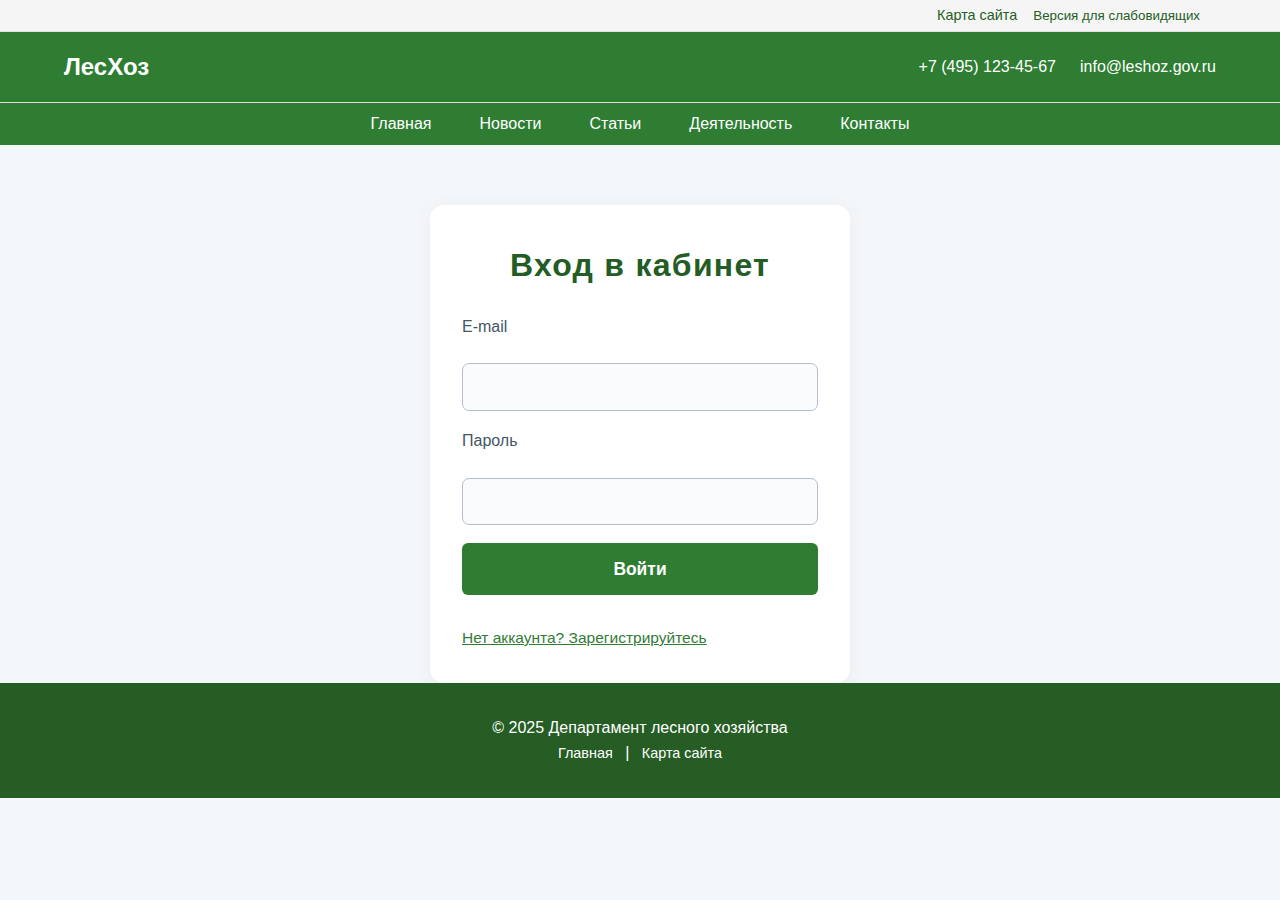
<file: admin-users.html>
<!DOCTYPE html>
<html lang="ru">
<head>
  <link rel="icon" type="image/svg+xml" href="img/favicon.png">
  <meta charset="UTF-8">
  <title>Пользователи (админ)</title>
  <meta name="viewport" content="width=device-width, initial-scale=1">
  <link rel="stylesheet" href="css/style.css">
  <link rel="stylesheet" href="css/account.css">
</head>
<body>
    <!-- Верхняя панель -->
    <div class="top-bar">
      <div class="container top-bar-container">
        <a href="sitemap.html">Карта сайта</a>
        <button class="top-bar-btn" id="accessibilityToggleTop" aria-pressed="false" aria-label="Включить версию для слабовидящих">Версия для слабовидящих</button>
        <span id="profile-nav"></span>
      </div>
    </div>
  <!--Основная шапка -->
 <header class="site-header">
  <div class="container header-container">
    <a href="index.html" class="logo">ЛесХоз</a>

    <!-- Контакты в шапке -->
    <div class="contacts-top">
      <span class="contact-phone">+7 (495) 123-45-67</span>
      <span class="contact-email">
        <a href="mailto:info@leshoz.gov.ru">info@leshoz.gov.ru</a>
      </span>
    </div>

    <!-- Бургер -->
    <button class="nav-toggle" aria-label="Открыть меню" id="navToggle">
      <span class="hamburger"></span>
    </button>
  </div>
</header>

<!-- Навигация под шапкой -->
<nav class="main-nav closed" id="mainNav">
  <!-- <div class="container"> -->
    <ul class="nav-list">
      <li><a href="index.html">Главная</a></li>
      <li><a href="index.html#news">Новости</a></li>
      <li><a href="index.html#articles">Статьи</a></li>

      <li class="dropdown">
        <a href="404.html" class="dropdown-btn">Деятельность</a>
        <ul class="dropdown-content">
          <li><a href="404.html">Планы работ</a></li>
          <li><a href="404.html">Лесные аукционы</a></li>
          <li><a href="404.html">Школьные и студенческие лесничества</a></li>
          <li><a href="404.html">Отчёты и доклады о деятельности</a></li>
        </ul>
      </li>

      <li><a href="index.html#contacts">Контакты</a></li>
    </ul>
  <!-- </div> -->
</nav>
  <div class="admin-container">
    <h1>Пользователи сайта</h1>
    <table id="users-table">
      <!-- js заполнит -->
    </table>

    <h2>Создать нового пользователя</h2>
    <form id="create-user-form">
      <label>ФИО:
        <input name="fullname" required>
      </label>
      <label>Email:
        <input type="email" name="email" required>
      </label>
      <label>Пароль:
        <input type="password" name="password" required>
      </label>
      <label>Роль:
        <select name="role">
          <option value="user">Пользователь</option>
          <option value="staff">Сотрудник</option>
          <option value="moderator">Модератор</option>
          <option value="admin">Администратор</option>
        </select>
      </label>
      <button type="submit">Создать</button>
    </form>
    <div id="admin-msg"></div>
    <button id="logout-btn">Выйти</button>
  </div>

  <footer class="site-footer">
    <div class="container footer-container">
      <p>© 2025 Департамент лесного хозяйства</p>
      <p>
        <a href="index.html">Главная</a> |
        <a href="sitemap.html">Карта сайта</a>
      </p>
    </div>
  </footer>
  <script src="js/script.js"></script>
  <script src="js/admin-users.js"></script>
</body>
</html>
</file>
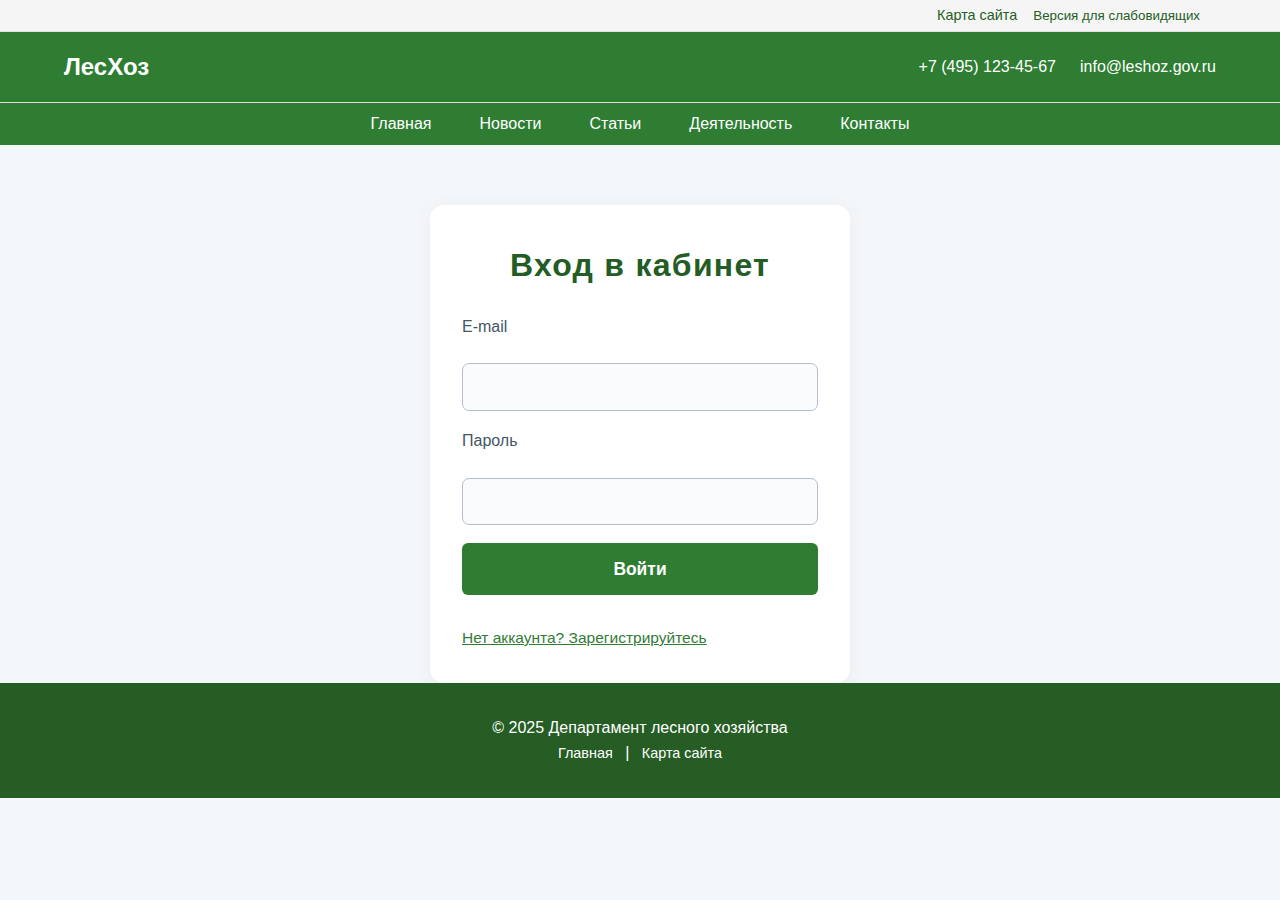
<file: login.html>
<!DOCTYPE html>
<html lang="ru">
<head>
  <link rel="icon" type="image/svg+xml" href="img/favicon.png">
  <meta charset="UTF-8">
  <title>Вход</title>
  <meta name="viewport" content="width=device-width, initial-scale=1">
  <link rel="stylesheet" href="css/style.css">
  <link rel="stylesheet" href="css/account.css">
</head>
<body class="account-body">
  <!-- Верхняя панель -->
  <div class="top-bar">
    <div class="container top-bar-container">
      <a href="sitemap.html">Карта сайта</a>
      <button class="top-bar-btn" id="accessibilityToggleTop" aria-pressed="false" aria-label="Включить версию для слабовидящих">Версия для слабовидящих</button>
      <span id="profile-nav"></span>
    </div>
  </div>

  <!-- ====== Основная шапка ====== -->
 <header class="site-header">
  <div class="container header-container">
    <a href="index.html" class="logo">ЛесХоз</a>

    <!-- Контакты в шапке -->
    <div class="contacts-top">
      <span class="contact-phone">+7 (495) 123-45-67</span>
      <span class="contact-email">
        <a href="mailto:info@leshoz.gov.ru">info@leshoz.gov.ru</a>
      </span>
    </div>

    <!-- Бургер -->
    <button class="nav-toggle" aria-label="Открыть меню" id="navToggle">
      <span class="hamburger"></span>
    </button>
  </div>
</header>

<!-- ====== Навигация под шапкой -->
<nav class="main-nav closed" id="mainNav">
  <!-- <div class="container"> -->
    <ul class="nav-list">
      <li><a href="index.html">Главная</a></li>
      <li><a href="index#news">Новости</a></li>
      <li><a href="index#articles">Статьи</a></li>

      <li class="dropdown">
        <a href="404.html" class="dropdown-btn">Деятельность</a>
        <ul class="dropdown-content">
          <li><a href="404.html">Планы работ</a></li>
          <li><a href="404.html">Лесные аукционы</a></li>
          <li><a href="404.html">Школьные и студенческие лесничества</a></li>
          <li><a href="404.html">Отчёты и доклады о деятельности</a></li>
        </ul>
      </li>

      <li><a href="index#contacts">Контакты</a></li>
    </ul>
  <!-- </div> -->
</nav>

  <div class="account-container">
    <div class="account-title">Вход в кабинет</div>
    <form class="account-form" id="login-form" autocomplete="on">
      <label for="login-email">E-mail</label>
      <input type="email" id="login-email" name="email" required>

      <label for="login-password">Пароль</label>
      <input type="password" id="login-password" name="password" required>

      <button type="submit" class="account-btn">Войти</button>
      <a href="register.html" class="form-link">Нет аккаунта? Зарегистрируйтесь</a>
    </form>
    <div id="login-msg"></div>
  </div>

  <footer class="site-footer">
    <div class="container footer-container">
      <p>© 2025 Департамент лесного хозяйства</p>
      <p>
        <a href="index.html">Главная</a> |
        <a href="sitemap.html">Карта сайта</a>
      </p>
    </div>
  </footer>
  <script src="js/script.js"></script>
  <script src="js/login.js"></script>
</body>
</html>
</file>
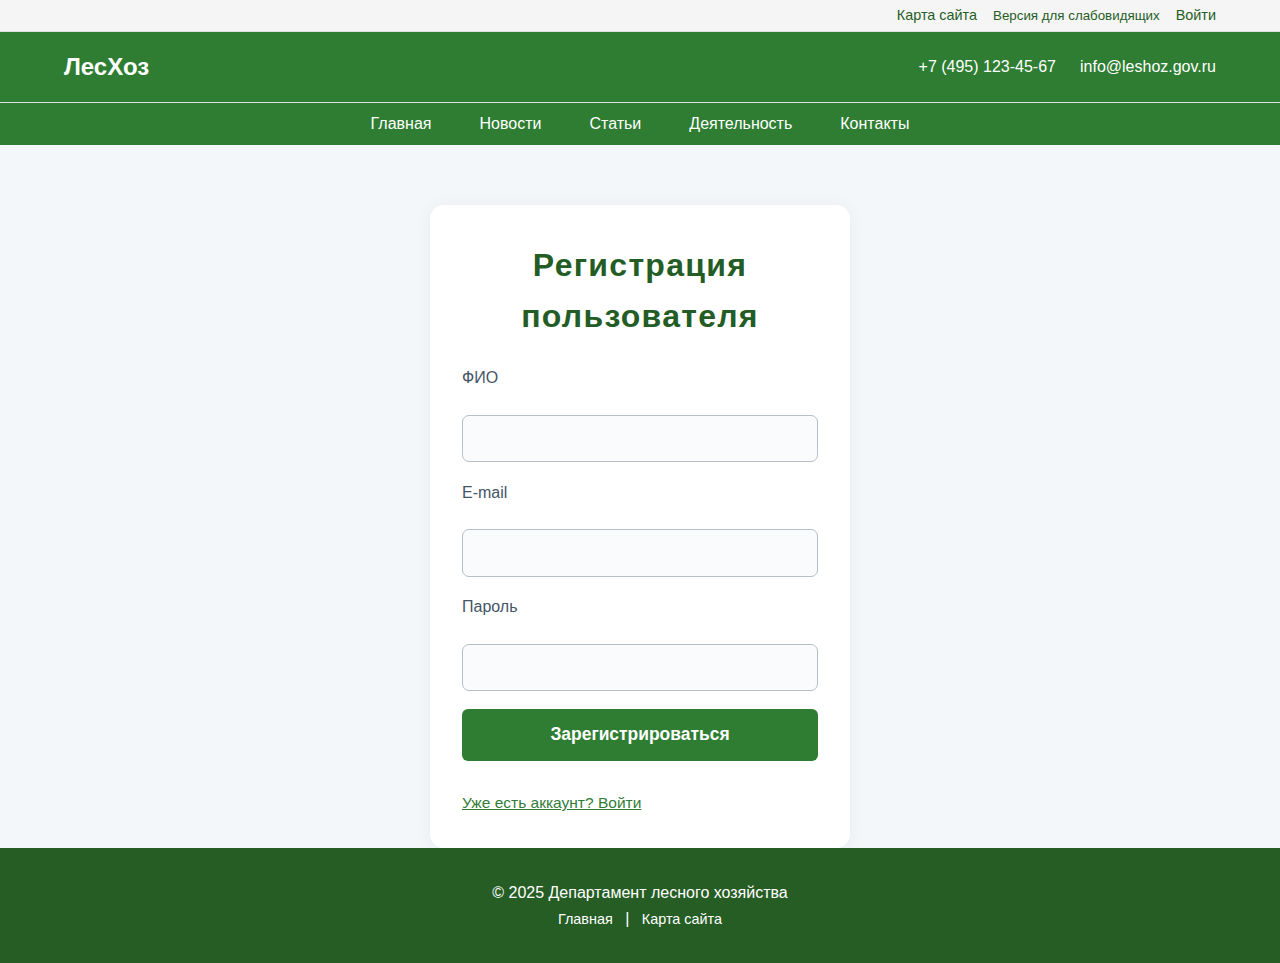
<file: register.html>
<!DOCTYPE html>
<html lang="ru">
<head>
  <link rel="icon" type="image/svg+xml" href="img/favicon.png">
  <meta charset="UTF-8">
  <title>Регистрация</title>
  <meta name="viewport" content="width=device-width, initial-scale=1">
  <link rel="stylesheet" href="css/style.css">
  <link rel="stylesheet" href="css/account.css">
</head>
<body class="account-body">
    <!-- Верхняя панель -->
    <div class="top-bar">
      <div class="container top-bar-container">
        <a href="sitemap.html">Карта сайта</a>
        <button class="top-bar-btn" id="accessibilityToggleTop" aria-pressed="false" aria-label="Включить версию для слабовидящих">Версия для слабовидящих</button>
        <a href="login.html">Войти</a>
      </div>
    </div>
  <!-- Основная шапка -->
 <header class="site-header">
  <div class="container header-container">
    <a href="index.html" class="logo">ЛесХоз</a>

    <!-- Контакты в шапке -->
    <div class="contacts-top">
      <span class="contact-phone">+7 (495) 123-45-67</span>
      <span class="contact-email">
        <a href="mailto:info@leshoz.gov.ru">info@leshoz.gov.ru</a>
      </span>
    </div>

    <!-- Бургер -->
    <button class="nav-toggle" aria-label="Открыть меню" id="navToggle">
      <span class="hamburger"></span>
    </button>
  </div>
</header>

<!-- Навигация под шапкой -->
<nav class="main-nav closed" id="mainNav">
  <!-- <div class="container"> -->
    <ul class="nav-list">
      <li><a href="index.html">Главная</a></li>
      <li><a href="index.html#news">Новости</a></li>
      <li><a href="index.html#articles">Статьи</a></li>

      <li class="dropdown">
        <a href="404.html" class="dropdown-btn">Деятельность</a>
        <ul class="dropdown-content">
          <li><a href="404.html">Планы работ</a></li>
          <li><a href="404.html">Лесные аукционы</a></li>
          <li><a href="404.html">Школьные и студенческие лесничества</a></li>
          <li><a href="404.html">Отчёты и доклады о деятельности</a></li>
        </ul>
      </li>

      <li><a href="index.html#contacts">Контакты</a></li>
    </ul>
  <!-- </div> -->
</nav>
  <div class="account-container">
    <div class="account-title">Регистрация пользователя</div>
    <form class="account-form" id="register-form" autocomplete="on">
      <label for="fullname">ФИО</label>
      <input type="text" id="fullname" name="fullname" required>

      <label for="register-email">E-mail</label>
      <input type="email" id="register-email" name="email" required>

      <label for="register-password">Пароль</label>
      <input type="password" id="register-password" name="password" required minlength="6">

      <button type="submit" class="account-btn">Зарегистрироваться</button>
      <a href="login.html" class="form-link">Уже есть аккаунт? Войти</a>
    </form>
    <div id="register-msg"></div>
  </div>

  <footer class="site-footer">
    <div class="container footer-container">
      <p>© 2025 Департамент лесного хозяйства</p>
      <p>
        <a href="index.html">Главная</a> |
        <a href="sitemap.html">Карта сайта</a>
      </p>
    </div>
  </footer>
  <script src="js/script.js"></script>
  <script src="js/register.js"></script>
</body>
</html>
</file>
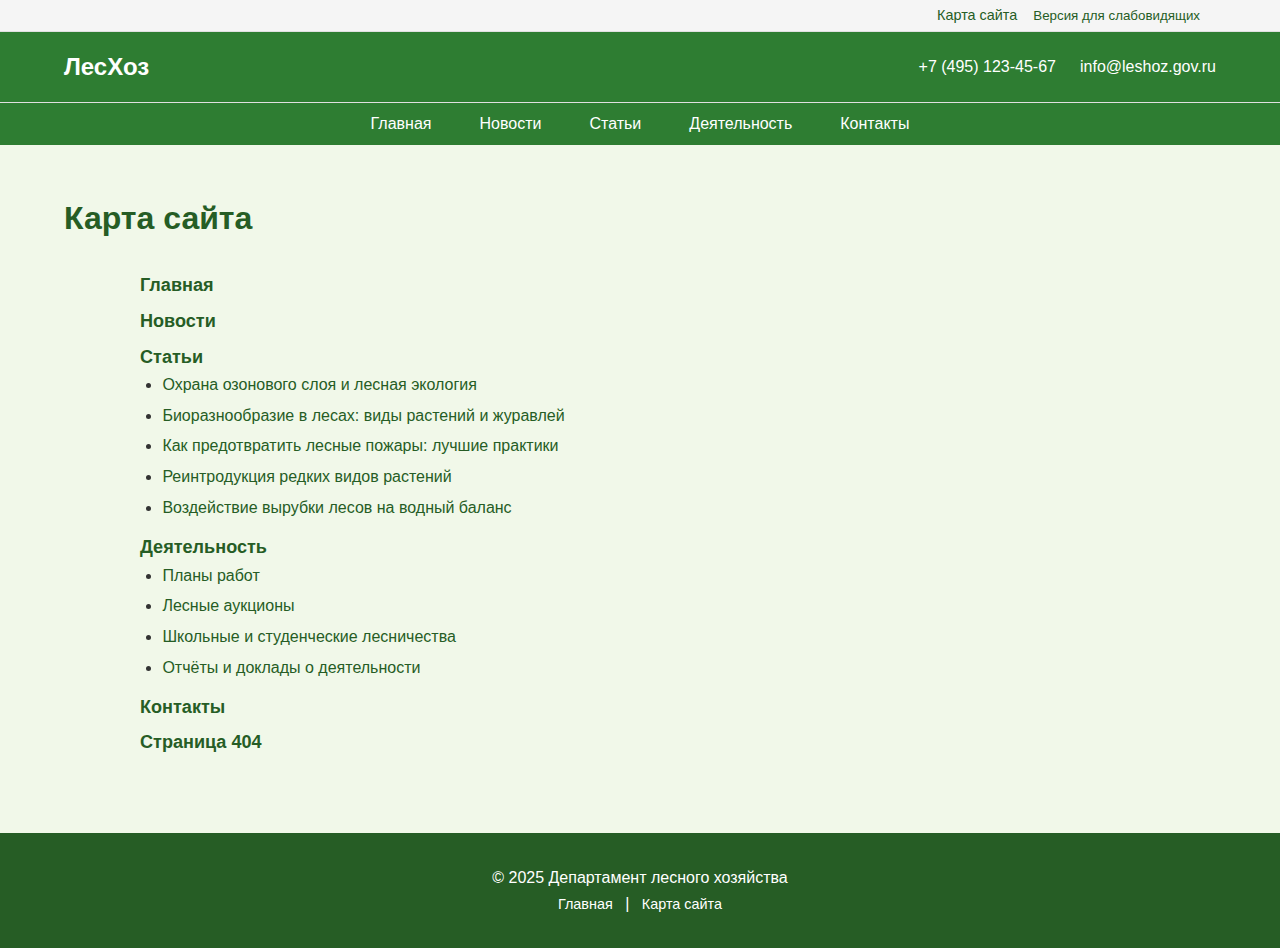
<file: sitemap.html>
<!DOCTYPE html>
<html lang="ru">
<head>
  <link rel="icon" type="image/svg+xml" href="img/favicon.png">
  <meta charset="UTF-8">
  <meta name="viewport" content="width=device-width, initial-scale=1">
  <title>Карта сайта — Департамент лесного хозяйства</title>
  <link rel="stylesheet" href="css/style.css" id="theme-link">
</head>
<body>
  <!-- Верхняя панель -->
  <div class="top-bar">
    <div class="container top-bar-container">
      <a href="sitemap.html">Карта сайта</a>
      <button class="top-bar-btn" id="accessibilityToggleTop">Версия для слабовидящих</button>
      <span id="profile-nav"></span>
    </div>
  </div>

  <!-- ====== Основная шапка ====== -->
 <header class="site-header">
  <div class="container header-container">
    <a href="index.html" class="logo">ЛесХоз</a>

    <!-- Контакты в шапке -->
    <div class="contacts-top">
      <span class="contact-phone">+7 (495) 123-45-67</span>
      <span class="contact-email">
        <a href="mailto:info@leshoz.gov.ru">info@leshoz.gov.ru</a>
      </span>
    </div>

    <!-- Бургер -->
    <button class="nav-toggle" aria-label="Открыть меню" id="navToggle">
      <span class="hamburger"></span>
    </button>
  </div>
</header>

<!-- Навигация под шапкой -->
<nav class="main-nav closed" id="mainNav">
  <!-- <div class="container"> -->
    <ul class="nav-list">
      <li><a href="index.html">Главная</a></li>
      <li><a href="index.html#news">Новости</a></li>
      <li><a href="index.html#articles">Статьи</a></li>

      <li class="dropdown">
        <a href="404.html" class="dropdown-btn">Деятельность</a>
        <ul class="dropdown-content">
          <li><a href="404.html">Планы работ</a></li>
          <li><a href="404.html">Лесные аукционы</a></li>
          <li><a href="404.html">Школьные и студенческие лесничества</a></li>
          <li><a href="404.html">Отчёты и доклады о деятельности</a></li>
        </ul>
      </li>

      <li><a href="index.html#contacts">Контакты</a></li>
    </ul>
  <!-- </div> -->
</nav>

  <!-- Main content -->
  <main>
    <div class="container">
      <section class="section-sitemap">
        <h2>Карта сайта</h2>
        <ul class="sitemap-struct">
          <li>
            <a href="index.html">Главная</a>
          </li>
          <li>
            <a href="index.html#news">Новости</a>
          </li>
          <li>
            <a href="index.html#articles">Статьи</a>
            <ul>
              <li><a href="articles/article1.html">Охрана озонового слоя и лесная экология</a></li>
              <li><a href="articles/article2.html">Биоразнообразие в лесах: виды растений и журавлей</a></li>
              <li><a href="articles/article3.html">Как предотвратить лесные пожары: лучшие практики</a></li>
              <li><a href="articles/article4.html">Реинтродукция редких видов растений</a></li>
              <li><a href="articles/article5.html">Воздействие вырубки лесов на водный баланс</a></li>
            </ul>
          </li>
          <li>
            <a href="index.html">Деятельность</a>
            <ul>
              <li><a href="404.html">Планы работ</a></li>
              <li><a href="404.html">Лесные аукционы</a></li>
              <li><a href="404.html">Школьные и студенческие лесничества</a></li>
              <li><a href="404.html">Отчёты и доклады о деятельности</a></li>
            </ul>
          </li>
          <li>
            <a href="index.html#contacts">Контакты</a>
          </li>
          <li>
            <a href="404.html">Страница 404</a>
          </li>
        </ul>
      </section>
    </div>
  </main>

  <!-- footer -->
  <footer class="site-footer">
    <div class="container footer-container">
      <p>© 2025 Департамент лесного хозяйства</p>
      <p>
        <a href="index.html">Главная</a> |
        <a href="sitemap.html">Карта сайта</a>
      </p>
    </div>
  </footer>

  <script src="js/script.js"></script>
</body>
</html>
</file>
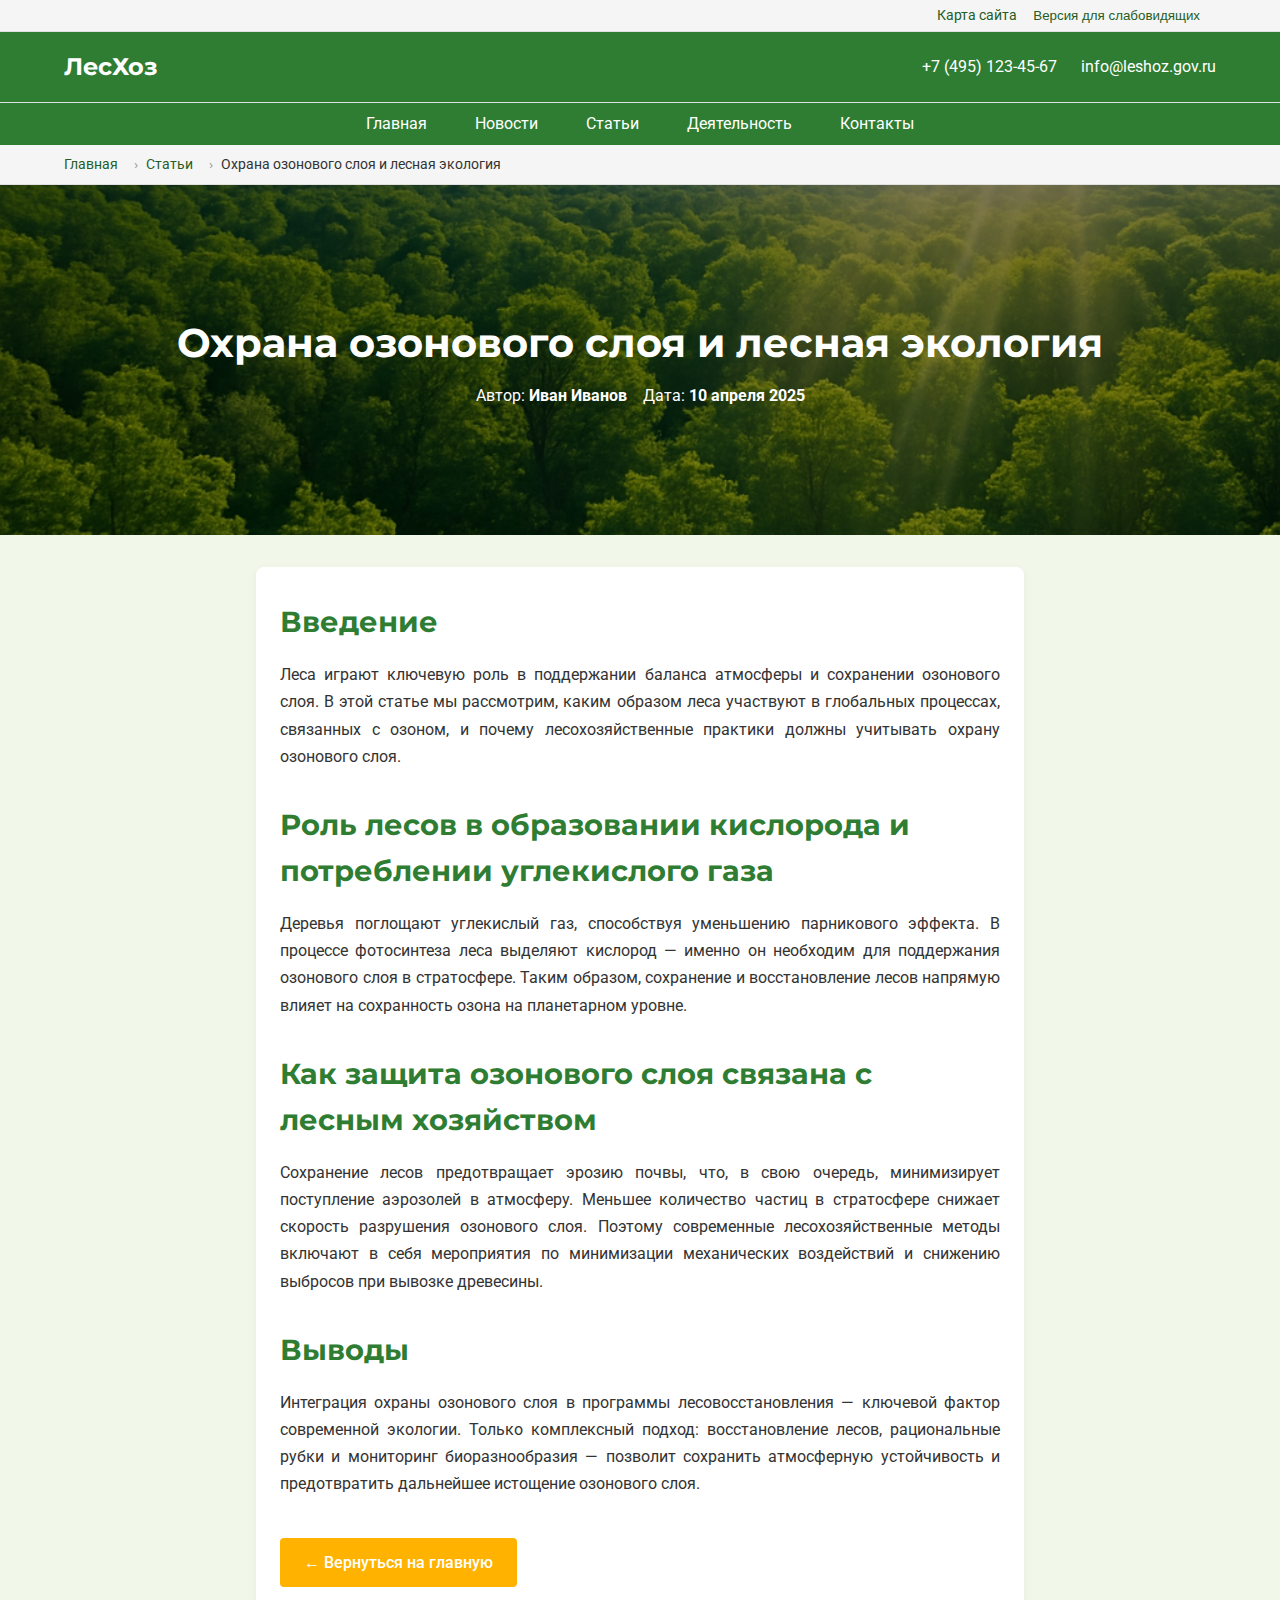
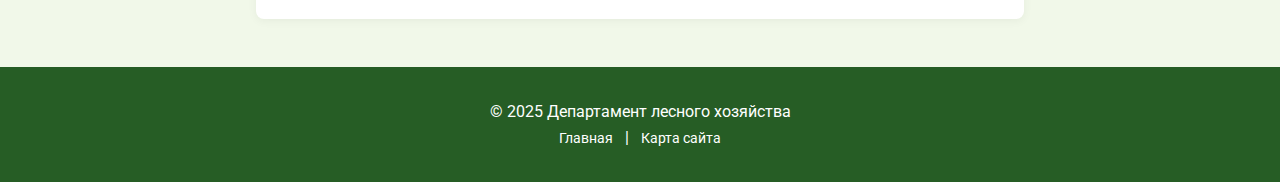
<file: articles/article1.html>
<!DOCTYPE html>
<html lang="ru">
<head>
  <link rel="icon" type="image/svg+xml" href="../img/favicon.png">
  <meta charset="UTF-8" />
  <meta name="viewport" content="width=device-width, initial-scale=1" />
  <title>Статья 1 — Охрана озонового слоя и лесная экология</title>

  <link
    href="https://fonts.googleapis.com/css2?family=Montserrat:wght@400;600;700&family=Roboto:wght@300;400;500;700&display=swap"
    rel="stylesheet"
  />

  <link rel="stylesheet" href="../css/style.css" id="theme-link" />
</head>
  <!-- Верхняя тонкая панель -->
  <div class="top-bar">
    <div class="container top-bar-container">
      <a href="../sitemap.html">Карта сайта</a>
      <button class="top-bar-btn" id="accessibilityToggleTop">Версия для слабовидящих</button>
      <span id="profile-nav"></span>
    </div>
  </div>

  <!-- Основная шапка -->
 <header class="site-header">
  <div class="container header-container">
    <a href="../index.html" class="logo">ЛесХоз</a>

    <!-- Контакты в шапке -->
    <div class="contacts-top">
      <span class="contact-phone">+7 (495) 123-45-67</span>
      <span class="contact-email">
        <a href="mailto:info@leshoz.gov.ru">info@leshoz.gov.ru</a>
      </span>
    </div>

    <!-- Бургер -->
    <button class="nav-toggle" aria-label="Открыть меню" id="navToggle">
      <span class="hamburger"></span>
    </button>
  </div>
</header>

<!-- Навигация под шапкой -->
<nav class="main-nav closed" id="mainNav">
    <ul class="nav-list">
      <li><a href="../index.html">Главная</a></li>
      <li><a href="../index.html#news">Новости</a></li>
      <li><a href="../index.html#articles">Статьи</a></li>

      <li class="dropdown">
        <a href="../404.html" class="dropdown-btn">Деятельность</a>
        <ul class="dropdown-content">
          <li><a href="../404.html">Планы работ</a></li>
          <li><a href="../404.html">Лесные аукционы</a></li>
          <li><a href="../404.html">Школьные и студенческие лесничества</a></li>
          <li><a href="../404.html">Отчёты и доклады о деятельности</a></li>
        </ul>
      </li>

      <li><a href="../index.html#contacts">Контакты</a></li>
    </ul>
</nav>


  <nav class="breadcrumb">
    <div class="container">
      <ul>
        <li><a href="../index.html">Главная</a></li>
        <li><a href="../index.html#articles">Статьи</a></li>
        <li>Охрана озонового слоя и лесная экология</li>
      </ul>
    </div>
  </nav>

  <!-- hero -->
  <section
    class="article-hero"
    style="background-image: url('../img/article1.jpg')"
  >
    <div class="article-hero-overlay"></div>
    <div class="container article-hero-content">
      <h1>Охрана озонового слоя и лесная экология</h1>
      <p class="article-meta">
        <span>Автор: <strong>Иван Иванов</strong></span>
        <span>Дата: <strong>10 апреля 2025</strong></span>
      </p>
    </div>
  </section>

  <!-- Контент -->
  <main>
    <div class="container article-container">
      <article class="article-full">
        <section class="article-text">
          <h2>Введение</h2>
          <p>
            Леса играют ключевую роль в поддержании баланса атмосферы и сохранении озонового
            слоя. В этой статье мы рассмотрим, каким образом леса участвуют в глобальных
            процессах, связанных с озоном, и почему лесохозяйственные практики должны
            учитывать охрану озонового слоя.
          </p>
        </section>

        <section class="article-text">
          <h2>Роль лесов в образовании кислорода и потреблении углекислого газа</h2>
          <p>
            Деревья поглощают углекислый газ, способствуя уменьшению парникового эффекта. В процессе
            фотосинтеза леса выделяют кислород — именно он необходим для поддержания озонового
            слоя в стратосфере. Таким образом, сохранение и восстановление лесов напрямую влияет
            на сохранность озона на планетарном уровне.
          </p>
        </section>

        <section class="article-text">
          <h2>Как защита озонового слоя связана с лесным хозяйством</h2>
          <p>
            Сохранение лесов предотвращает эрозию почвы, что, в свою очередь, минимизирует поступление
            аэрозолей в атмосферу. Меньшее количество частиц в стратосфере снижает скорость
            разрушения озонового слоя. Поэтому современные лесохозяйственные методы включают в
            себя мероприятия по минимизации механических воздействий и снижению выбросов при
            вывозке древесины.
          </p>
        </section>

        <section class="article-text">
          <h2>Выводы</h2>
          <p>
            Интеграция охраны озонового слоя в программы лесовосстановления — ключевой фактор
            современной экологии. Только комплексный подход: восстановление лесов, рациональные рубки
            и мониторинг биоразнообразия — позволит сохранить атмосферную устойчивость и предотвратить
            дальнейшее истощение озонового слоя.
          </p>
        </section>

        <div class="back-link">
          <a href="../index.html" class="btn-primary">
            ← Вернуться на главную
          </a>
        </div>
      </article>
    </div>
  </main>

  <!-- footer -->
  <footer class="site-footer">
    <div class="container footer-container">
      <p>© 2025 Департамент лесного хозяйства</p>
      <p>
        <a href="../index.html">Главная</a> |
        <a href="../sitemap.html">Карта сайта</a>
      </p>
    </div>
  </footer>

  <script src="../js/script.js"></script>
</body>
</html>
</file>
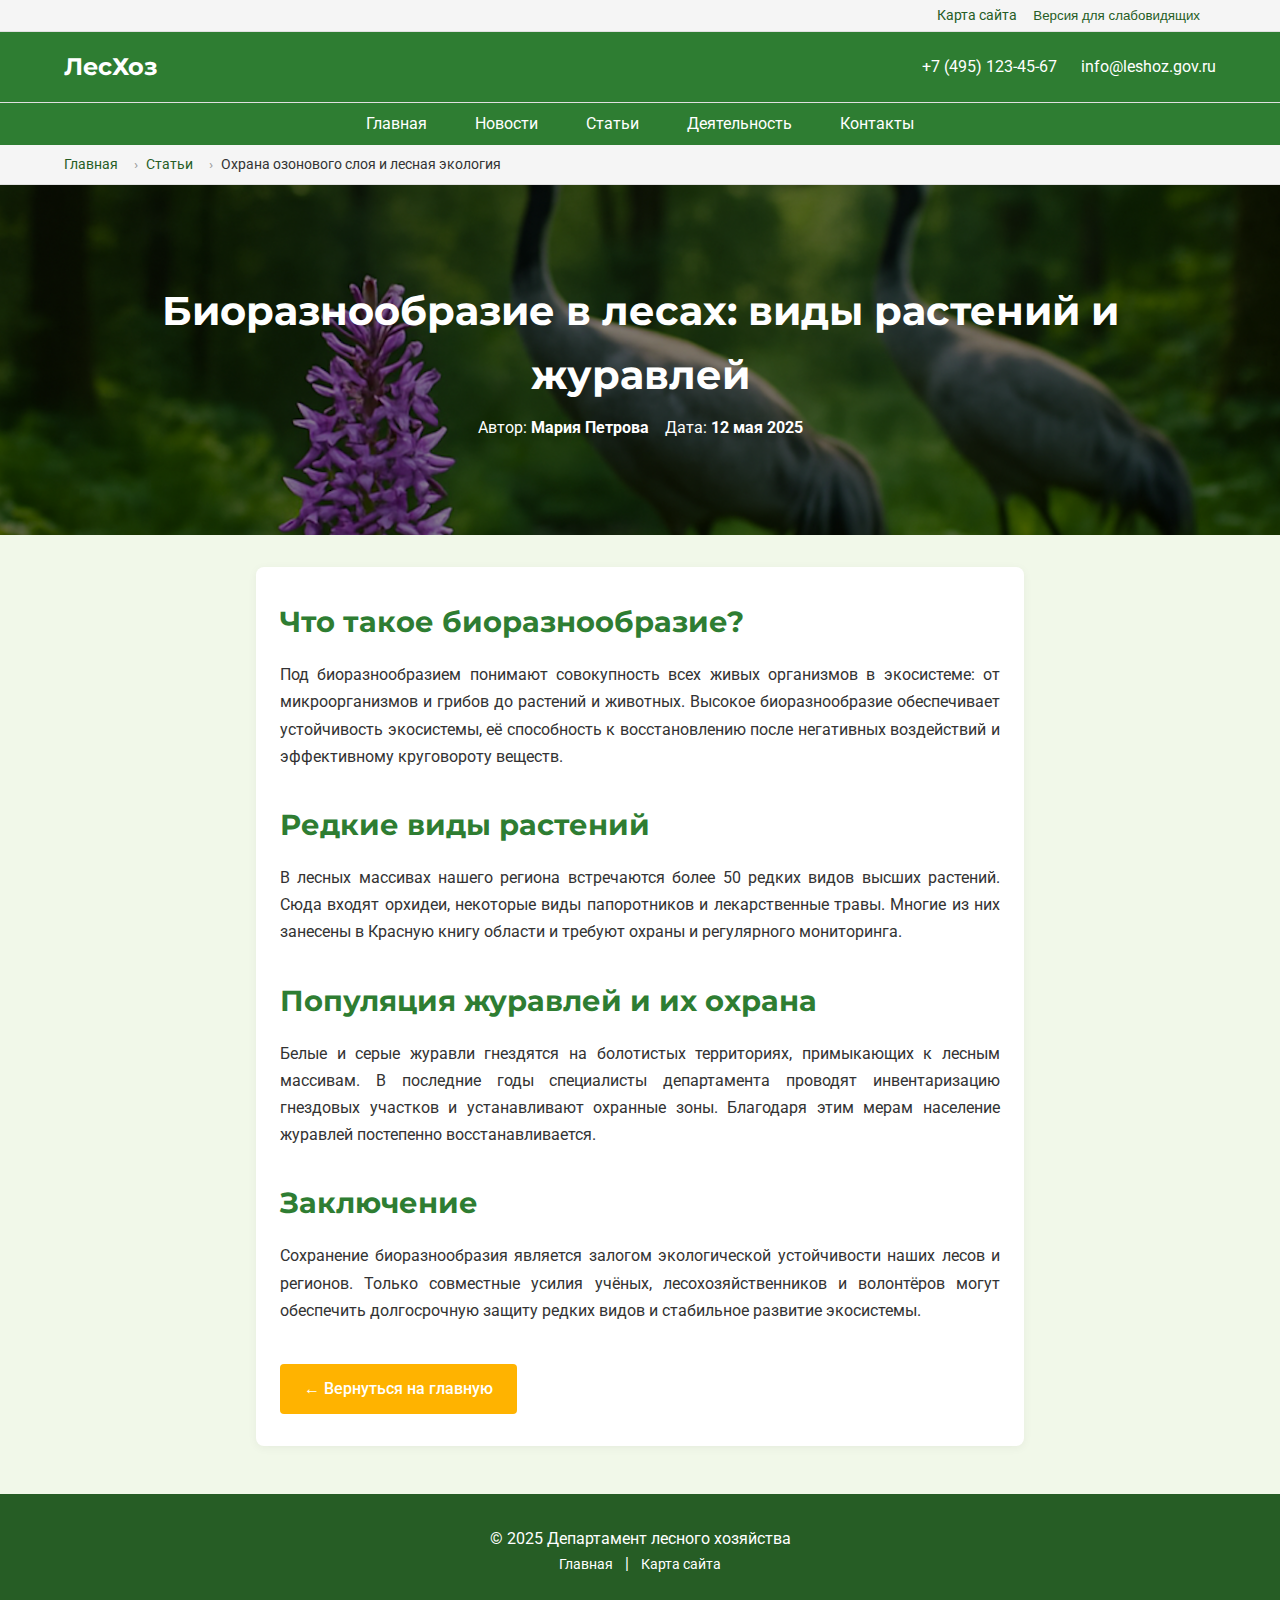
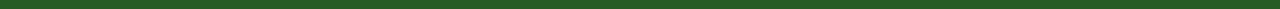
<file: articles/article2.html>
<!DOCTYPE html>
<html lang="ru">
<head>
  <link rel="icon" type="image/svg+xml" href="../img/favicon.png">
  <meta charset="UTF-8" />
  <meta name="viewport" content="width=device-width, initial-scale=1" />
  <title>Статья 2 — Биоразнообразие в лесах: виды растений и журавлей</title>

  <link
    href="https://fonts.googleapis.com/css2?family=Montserrat:wght@400;600;700&family=Roboto:wght@300;400;500;700&display=swap"
    rel="stylesheet"
  />

  <link rel="stylesheet" href="../css/style.css" id="theme-link" />
</head>
<body>
  <!-- Верхняя панель -->
  <div class="top-bar">
    <div class="container top-bar-container">
      <a href="../sitemap.html">Карта сайта</a>
      <button class="top-bar-btn" id="accessibilityToggleTop">Версия для слабовидящих</button>
      <span id="profile-nav"></span>
    </div>
  </div>

  <!-- ====== Основная шапка ====== -->
 <header class="site-header">
  <div class="container header-container">
    <a href="../index.html" class="logo">ЛесХоз</a>

    <!-- Контакты в шапке -->
    <div class="contacts-top">
      <span class="contact-phone">+7 (495) 123-45-67</span>
      <span class="contact-email">
        <a href="mailto:info@leshoz.gov.ru">info@leshoz.gov.ru</a>
      </span>
    </div>

    <!-- Бургер -->
    <button class="nav-toggle" aria-label="Открыть меню" id="navToggle">
      <span class="hamburger"></span>
    </button>
  </div>
</header>

<!-- Навигация под шапкой -->
<nav class="main-nav closed" id="mainNav">
    <ul class="nav-list">
      <li><a href="../index.html">Главная</a></li>
      <li><a href="../index.html#news">Новости</a></li>
      <li><a href="../index.html#articles">Статьи</a></li>

      <li class="dropdown">
        <a href="../404.html" class="dropdown-btn">Деятельность</a>
        <ul class="dropdown-content">
          <li><a href="../404.html">Планы работ</a></li>
          <li><a href="../404.html">Лесные аукционы</a></li>
          <li><a href="../404.html">Школьные и студенческие лесничества</a></li>
          <li><a href="../404.html">Отчёты и доклады о деятельности</a></li>
        </ul>
      </li>

      <li><a href="../index.html#contacts">Контакты</a></li>
    </ul>
</nav>
  <nav class="breadcrumb">
    <div class="container">
      <ul>
        <li><a href="../index.html">Главная</a></li>
        <li><a href="../index.html#articles">Статьи</a></li>
        <li>Охрана озонового слоя и лесная экология</li>
      </ul>
    </div>
  </nav>

  <!-- hero -->
  <section
    class="article-hero"
    style="background-image: url('../img/article2.jpg')"
  >
    <div class="article-hero-overlay"></div>
    <div class="container article-hero-content">
      <h1>Биоразнообразие в лесах: виды растений и журавлей</h1>
      <p class="article-meta">
        <span>Автор: <strong>Мария Петрова</strong></span>
        <span>Дата: <strong>12 мая 2025</strong></span>
      </p>
    </div>
  </section>

  <!-- Контент -->
  <main>
    <div class="container article-container">
      <article class="article-full">
        <section class="article-text">
          <h2>Что такое биоразнообразие?</h2>
          <p>
            Под биоразнообразием понимают совокупность всех живых организмов в экосистеме:
            от микроорганизмов и грибов до растений и животных. Высокое биоразнообразие
            обеспечивает устойчивость экосистемы, её способность к восстановлению после
            негативных воздействий и эффективному круговороту веществ.
          </p>
        </section>

        <section class="article-text">
          <h2>Редкие виды растений</h2>
          <p>
            В лесных массивах нашего региона встречаются более 50 редких видов высших растений.
            Сюда входят орхидеи, некоторые виды папоротников и лекарственные травы.
            Многие из них занесены в Красную книгу области и требуют охраны и регулярного мониторинга.
          </p>
        </section>

        <section class="article-text">
          <h2>Популяция журавлей и их охрана</h2>
          <p>
            Белые и серые журавли гнездятся на болотистых территориях, примыкающих к лесным
            массивам. В последние годы специалисты департамента проводят инвентаризацию
            гнездовых участков и устанавливают охранные зоны. Благодаря этим мерам население
            журавлей постепенно восстанавливается.
          </p>
        </section>

        <section class="article-text">
          <h2>Заключение</h2>
          <p>
            Сохранение биоразнообразия является залогом экологической устойчивости наших лесов и
            регионов. Только совместные усилия учёных, лесохозяйственников и волонтёров могут
            обеспечить долгосрочную защиту редких видов и стабильное развитие экосистемы.
          </p>
        </section>

        <div class="back-link">
          <a href="../index.html" class="btn-primary">
            ← Вернуться на главную
          </a>
        </div>
      </article>
    </div>
  </main>

  <!-- footer -->
  <footer class="site-footer">
    <div class="container footer-container">
      <p>© 2025 Департамент лесного хозяйства</p>
      <p>
        <a href="../index.html">Главная</a> |
        <a href="../sitemap.html">Карта сайта</a>
      </p>
    </div>
  </footer>

  <script src="../js/script.js"></script>
</body>
</html>
</file>
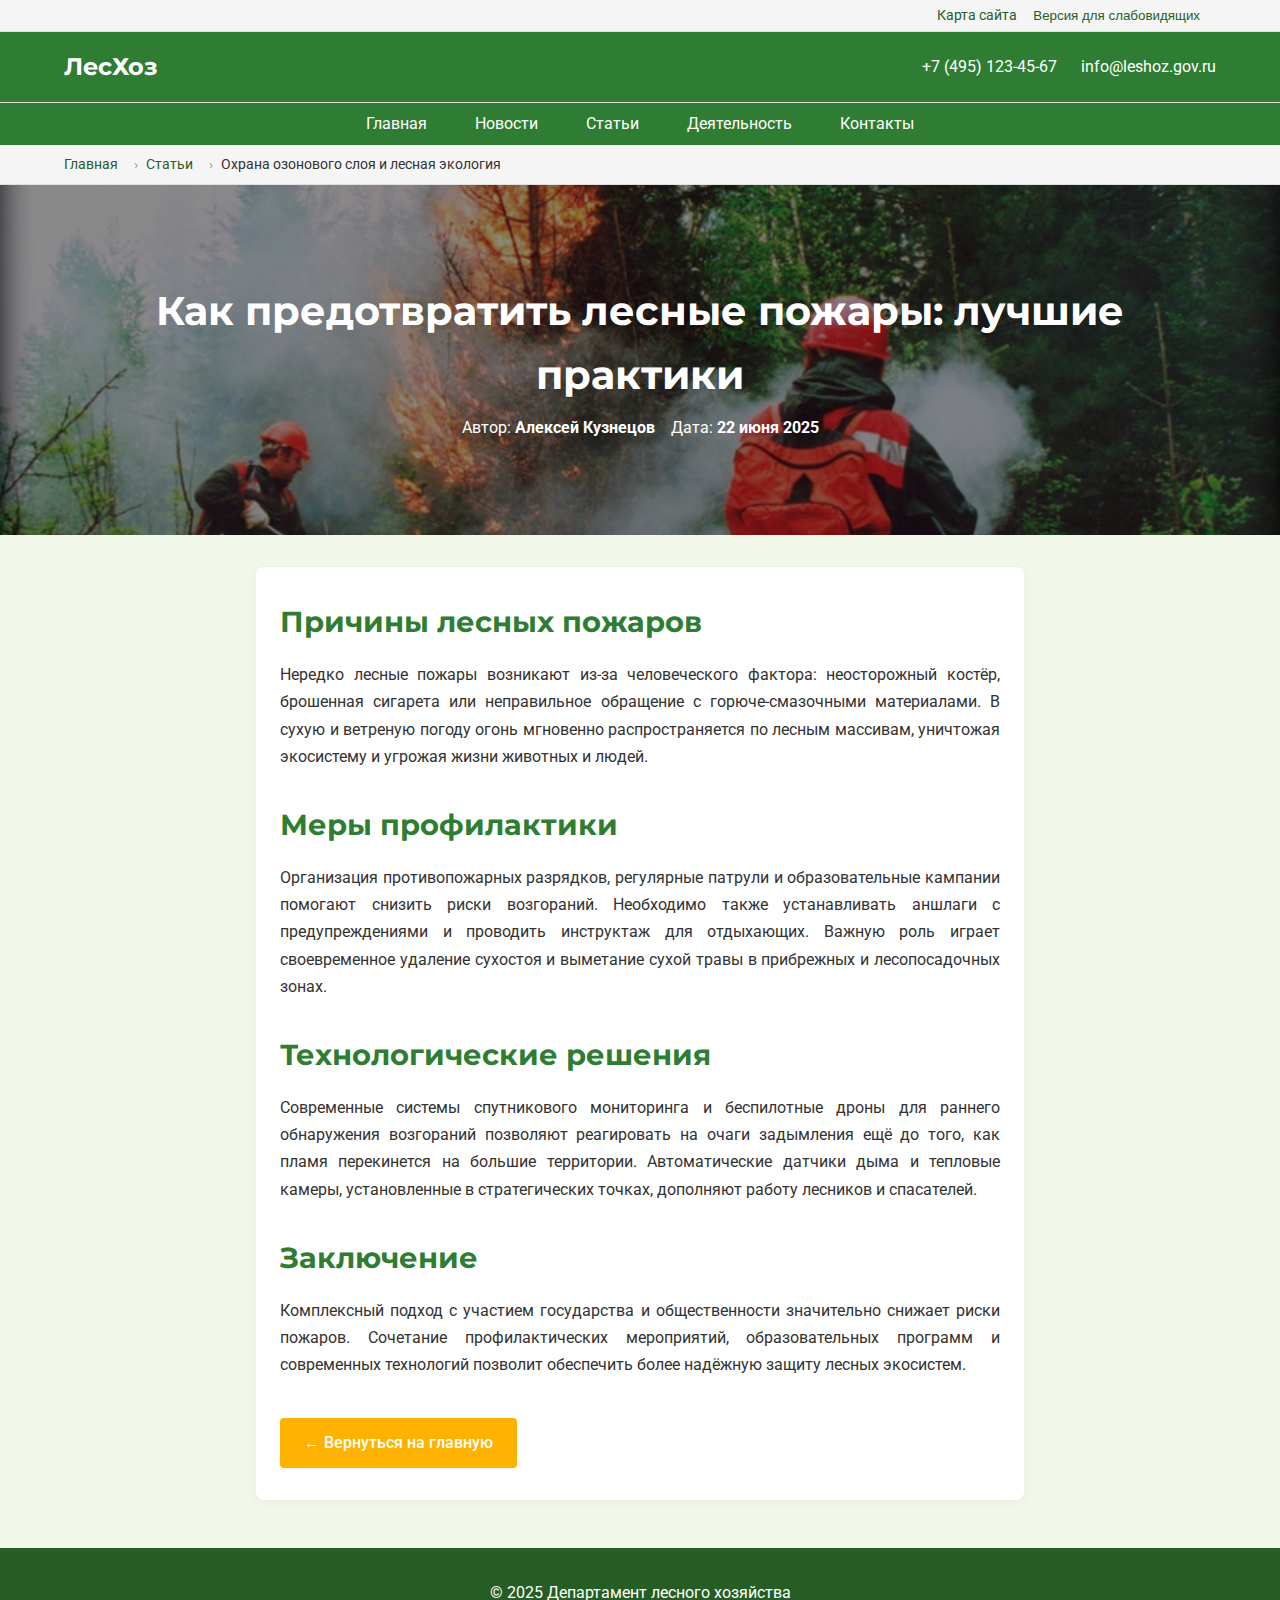
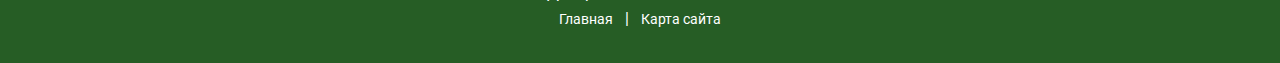
<file: articles/article3.html>
<!DOCTYPE html>
<html lang="ru">
<head>
  <link rel="icon" type="image/svg+xml" href="../img/favicon.png">
  <meta charset="UTF-8" />
  <meta name="viewport" content="width=device-width, initial-scale=1" />
  <title>Статья 3 — Как предотвратить лесные пожары: лучшие практики</title>

  <link
    href="https://fonts.googleapis.com/css2?family=Montserrat:wght@400;600;700&family=Roboto:wght@300;400;500;700&display=swap"
    rel="stylesheet"
  />

  <link rel="stylesheet" href="../css/style.css" id="theme-link" />
</head>
<body>
  <!-- Верхняя панель -->
  <div class="top-bar">
    <div class="container top-bar-container">
      <a href="../sitemap.html">Карта сайта</a>
      <button class="top-bar-btn" id="accessibilityToggleTop">Версия для слабовидящих</button>
      <span id="profile-nav"></span>
    </div>
  </div>

  <!-- ====== Основная шапка ====== -->
 <header class="site-header">
  <div class="container header-container">
    <a href="../index.html" class="logo">ЛесХоз</a>

    <!-- Контакты в шапке -->
    <div class="contacts-top">
      <span class="contact-phone">+7 (495) 123-45-67</span>
      <span class="contact-email">
        <a href="mailto:info@leshoz.gov.ru">info@leshoz.gov.ru</a>
      </span>
    </div>

    <!-- Бургер -->
    <button class="nav-toggle" aria-label="Открыть меню" id="navToggle">
      <span class="hamburger"></span>
    </button>
  </div>
</header>

<!-- ====== Навигация под шапкой -->
<nav class="main-nav closed" id="mainNav">
    <ul class="nav-list">
      <li><a href="../index.html">Главная</a></li>
      <li><a href="../index.html#news">Новости</a></li>
      <li><a href="../index.html#articles">Статьи</a></li>

      <li class="dropdown">
        <a href="../404.html" class="dropdown-btn">Деятельность</a>
        <ul class="dropdown-content">
          <li><a href="../404.html">Планы работ</a></li>
          <li><a href="../404.html">Лесные аукционы</a></li>
          <li><a href="../404.html">Школьные и студенческие лесничества</a></li>
          <li><a href="../404.html">Отчёты и доклады о деятельности</a></li>
        </ul>
      </li>

      <li><a href="../index.html#contacts">Контакты</a></li>
    </ul>
</nav>
  <nav class="breadcrumb">
    <div class="container">
      <ul>
        <li><a href="../index.html">Главная</a></li>
        <li><a href="../index.html#articles">Статьи</a></li>
        <li>Охрана озонового слоя и лесная экология</li>
      </ul>
    </div>
  </nav>

  <!-- hero -->
  <section
    class="article-hero"
    style="background-image: url('../img/article3.jpg')"
  >
    <div class="article-hero-overlay"></div>
    <div class="container article-hero-content">
      <h1>Как предотвратить лесные пожары: лучшие практики</h1>
      <p class="article-meta">
        <span>Автор: <strong>Алексей Кузнецов</strong></span>
        <span>Дата: <strong>22 июня 2025</strong></span>
      </p>
    </div>
  </section>

  <!-- Контент -->
  <main>
    <div class="container article-container">
      <article class="article-full">
        <section class="article-text">
          <h2>Причины лесных пожаров</h2>
          <p>
            Нередко лесные пожары возникают из-за человеческого фактора: неосторожный костёр,
            брошенная сигарета или неправильное обращение с горюче-смазочными материалами.
            В сухую и ветреную погоду огонь мгновенно распространяется по лесным массивам,
            уничтожая экосистему и угрожая жизни животных и людей.
          </p>
        </section>

        <section class="article-text">
          <h2>Меры профилактики</h2>
          <p>
            Организация противопожарных разрядков, регулярные патрули и образовательные кампании помогают
            снизить риски возгораний. Необходимо также устанавливать аншлаги с предупреждениями и
            проводить инструктаж для отдыхающих. Важную роль играет своевременное удаление сухостоя
            и выметание сухой травы в прибрежных и лесопосадочных зонах.
          </p>
        </section>

        <section class="article-text">
          <h2>Технологические решения</h2>
          <p>
            Современные системы спутникового мониторинга и беспилотные дроны для раннего обнаружения
            возгораний позволяют реагировать на очаги задымления ещё до того, как пламя перекинется
            на большие территории. Автоматические датчики дыма и тепловые камеры, установленные
            в стратегических точках, дополняют работу лесников и спасателей.
          </p>
        </section>

        <section class="article-text">
          <h2>Заключение</h2>
          <p>
            Комплексный подход с участием государства и общественности значительно снижает риски пожаров.
            Сочетание профилактических мероприятий, образовательных программ и современных технологий
            позволит обеспечить более надёжную защиту лесных экосистем.
          </p>
        </section>

        <div class="back-link">
          <a href="../index.html" class="btn-primary">
            ← Вернуться на главную
          </a>
        </div>
      </article>
    </div>
  </main>

  <!-- footer -->
  <footer class="site-footer">
    <div class="container footer-container">
      <p>© 2025 Департамент лесного хозяйства</p>
      <p>
        <a href="../index.html">Главная</a> |
        <a href="../sitemap.html">Карта сайта</a>
      </p>
    </div>
  </footer>

  <script src="../js/script.js"></script>
</body>
</html>
</file>
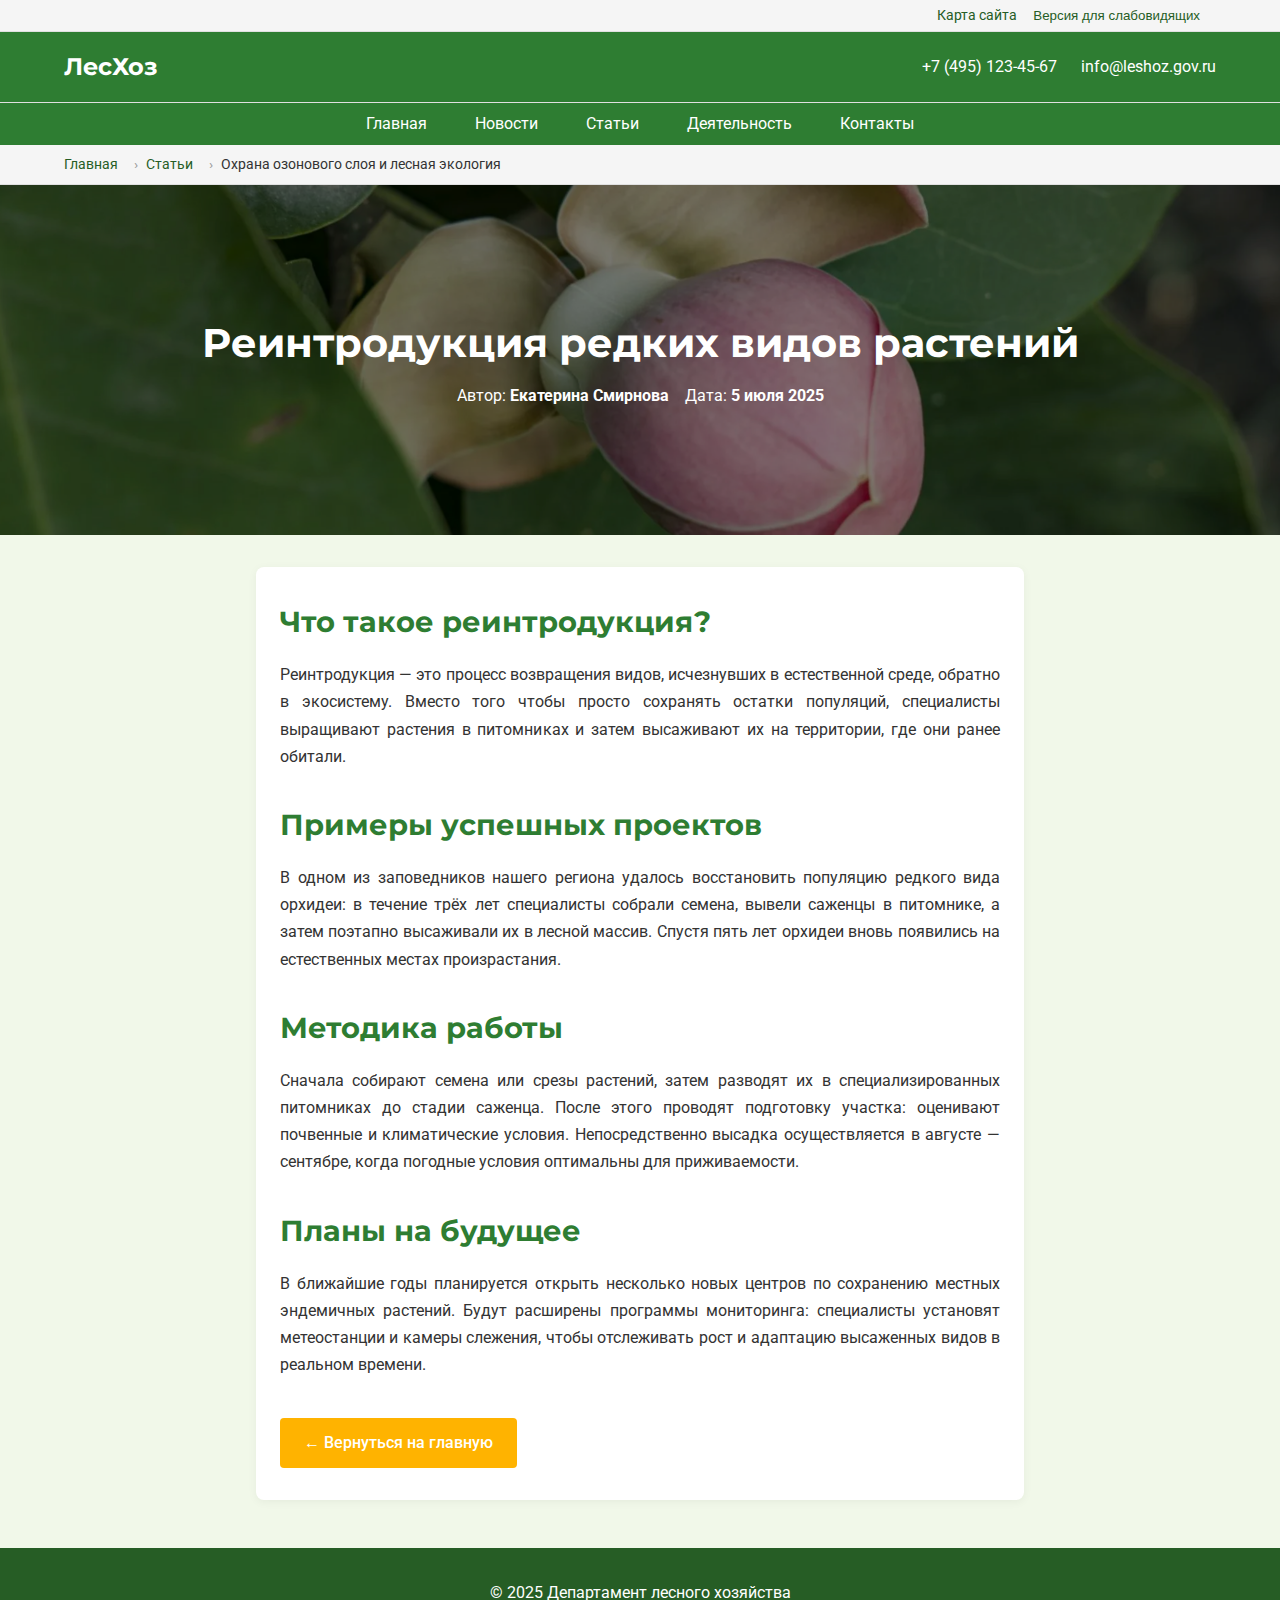
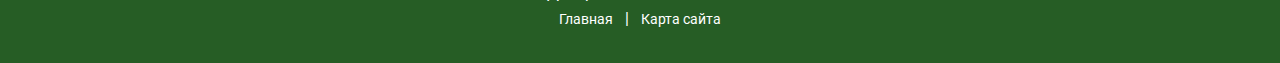
<file: articles/article4.html>
<!DOCTYPE html>
<html lang="ru">
<head>
  <link rel="icon" type="image/svg+xml" href="../img/favicon.png">
  <meta charset="UTF-8" />
  <meta name="viewport" content="width=device-width, initial-scale=1" />
  <title>Статья 4 — Реинтродукция редких видов растений</title>

  <link
    href="https://fonts.googleapis.com/css2?family=Montserrat:wght@400;600;700&family=Roboto:wght@300;400;500;700&display=swap"
    rel="stylesheet"
  />

  <link rel="stylesheet" href="../css/style.css" id="theme-link" />
</head>
<body>
  <!-- Верхняя панель -->
  <div class="top-bar">
    <div class="container top-bar-container">
      <a href="../sitemap.html">Карта сайта</a>
      <button class="top-bar-btn" id="accessibilityToggleTop">Версия для слабовидящих</button>
      <span id="profile-nav"></span>
    </div>
  </div>

  <!-- ====== Основная шапка ====== -->
 <header class="site-header">
  <div class="container header-container">
    <a href="../index.html" class="logo">ЛесХоз</a>

    <!-- Контакты в шапке -->
    <div class="contacts-top">
      <span class="contact-phone">+7 (495) 123-45-67</span>
      <span class="contact-email">
        <a href="mailto:info@leshoz.gov.ru">info@leshoz.gov.ru</a>
      </span>
    </div>

    <!-- Бургер -->
    <button class="nav-toggle" aria-label="Открыть меню" id="navToggle">
      <span class="hamburger"></span>
    </button>
  </div>
</header>

<!-- Навигация под шапкой -->
<nav class="main-nav closed" id="mainNav">
    <ul class="nav-list">
      <li><a href="../index.html">Главная</a></li>
      <li><a href="../index.html#news">Новости</a></li>
      <li><a href="../index.html#articles">Статьи</a></li>

      <li class="dropdown">
        <a href="../404.html" class="dropdown-btn">Деятельность</a>
        <ul class="dropdown-content">
          <li><a href="../404.html">Планы работ</a></li>
          <li><a href="../404.html">Лесные аукционы</a></li>
          <li><a href="../404.html">Школьные и студенческие лесничества</a></li>
          <li><a href="../404.html">Отчёты и доклады о деятельности</a></li>
        </ul>
      </li>

      <li><a href="../index.html#contacts">Контакты</a></li>
    </ul>
</nav>
  <nav class="breadcrumb">
    <div class="container">
      <ul>
        <li><a href="../index.html">Главная</a></li>
        <li><a href="../index.html#articles">Статьи</a></li>
        <li>Охрана озонового слоя и лесная экология</li>
      </ul>
    </div>
  </nav>

  <!-- hero -->
  <section
    class="article-hero"
    style="background-image: url('../img/article4.jpg')"
  >
    <div class="article-hero-overlay"></div>
    <div class="container article-hero-content">
      <h1>Реинтродукция редких видов растений</h1>
      <p class="article-meta">
        <span>Автор: <strong>Екатерина Смирнова</strong></span>
        <span>Дата: <strong>5 июля 2025</strong></span>
      </p>
    </div>
  </section>

  <!-- Контент -->
  <main>
    <div class="container article-container">
      <article class="article-full">
        <section class="article-text">
          <h2>Что такое реинтродукция?</h2>
          <p>
            Реинтродукция — это процесс возвращения видов, исчезнувших в естественной среде, обратно
            в экосистему. Вместо того чтобы просто сохранять остатки популяций, специалисты
            выращивают растения в питомниках и затем высаживают их на территории, где они
            ранее обитали.
          </p>
        </section>

        <section class="article-text">
          <h2>Примеры успешных проектов</h2>
          <p>
            В одном из заповедников нашего региона удалось восстановить популяцию редкого вида орхидеи:
            в течение трёх лет специалисты собрали семена, вывели саженцы в питомнике, а затем поэтапно
            высаживали их в лесной массив. Спустя пять лет орхидеи вновь появились на естественных
            местах произрастания.
          </p>
        </section>

        <section class="article-text">
          <h2>Методика работы</h2>
          <p>
            Сначала собирают семена или срезы растений, затем разводят их в специализированных
            питомниках до стадии саженца. После этого проводят подготовку участка: оценивают
            почвенные и климатические условия. Непосредственно высадка осуществляется в августе —
            сентябре, когда погодные условия оптимальны для приживаемости.
          </p>
        </section>

        <section class="article-text">
          <h2>Планы на будущее</h2>
          <p>
            В ближайшие годы планируется открыть несколько новых центров по сохранению местных
            эндемичных растений. Будут расширены программы мониторинга: специалисты установят
            метеостанции и камеры слежения, чтобы отслеживать рост и адаптацию высаженных видов
            в реальном времени.
          </p>
        </section>

        <div class="back-link">
          <a href="../index.html" class="btn-primary">
            ← Вернуться на главную
          </a>
        </div>
      </article>
    </div>
  </main>

  <!-- footer -->
  <footer class="site-footer">
    <div class="container footer-container">
      <p>© 2025 Департамент лесного хозяйства</p>
      <p>
        <a href="../index.html">Главная</a> |
        <a href="../sitemap.html">Карта сайта</a>
      </p>
    </div>
  </footer>

  <script src="../js/script.js"></script>
</body>
</html>
</file>
<file: css/style.css>
/* База */
   *, *::before, *::after {
    box-sizing: border-box;
    margin: 0;
    padding: 0;
  }

  html {
    scroll-behavior: smooth;
    font-family: 'Roboto', sans-serif;
    font-size: 16px;
    line-height: 1.6;
    color: var(--color-text);
    background-color: var(--color-bg);
  }

  img {
    display: block;
    max-width: 100%;
    height: auto;
  }

  a {
    color: var(--color-link);
    text-decoration: none;
    transition: color 0.2s;
  }

  a:hover {
    color: var(--color-link-hover);
  }

/* Темы */
  :root {
    --color-primary: #2e7d32;
    --color-primary-dark: #265d25;
    --color-secondary: #a5d6a7;
    --color-accent: #ffb300;
    --color-text: #333333;
    --color-bg: #f1f8e9;
    --color-link: var(--color-primary-dark);
    --color-link-hover: var(--color-primary);

    --font-heading: 'Montserrat', sans-serif;
    --font-body: 'Roboto', sans-serif;

    --spacer: 1rem;
    --container-max-width: 1200px;
  }

  .btn-primary:hover {
    background-color: #e09b00;
  }

/* Контейнер */
  .container {
    width: 90%;
    max-width: var(--container-max-width);
    margin: 0 auto;
  }

/* Верхная панель */
  .top-bar {
    background-color: #f5f5f5;
    border-bottom: 1px solid #e0e0e0;
    font-family: var(--font-body);
    font-size: 0.9rem;
  }

  .top-bar-container {
    display: flex;
    justify-content: flex-end;
    gap: 1rem;
    padding: 0.25rem 0;
  }

  .top-bar a,
  .top-bar-btn {
    color: var(--color-primary-dark);
    text-decoration: none;
    background: none;
    border: none;
    cursor: pointer;
    transition: color 0.2s;
  }

  .top-bar a:hover,
  .top-bar-btn:hover {
    color: var(--color-accent);
  }

/* Основная шапка */
  .site-header {
    background-color: var(--color-primary);
    color: #ffffff;
    padding: var(--spacer) 0;
    position: sticky;
    top: 0;
    z-index: 1000;
    border-bottom: 0.5px solid #e0e0e0;
  }

  .header-container {
    display: flex;
    align-items: center;
    justify-content: space-between;
    gap: 2rem;
  }

  .contacts-top {
    display: flex;
    flex-direction: column;
    align-items: flex-end;
    gap: 0.15rem;
    font-size: 1rem;
    margin-left: 2rem;
  }

  .contact-phone,
  .contact-email {
    color: #fff;
    font-family: var(--font-body);
  }

  .contact-phone,
  .contact-email a {
    color: #fff;
    transition: color 0.2s;
    cursor: pointer;
  }

  .contact-phone:hover,
  .contact-email a:hover {
    color: var(--color-accent);
  }

  /* На больших экранах в одну строку */
  @media (min-width: 800px) {
    .contacts-top {
      flex-direction: row;
      align-items: center;
      gap: 1.5rem;
    }
  }

  /* На мобильных контакты скрывать */
  @media (max-width: 700px) {
    .contacts-top {
      display: none;
    }
  }

  /* Логотип */
  .logo {
    font-family: var(--font-heading);
    font-size: 1.5rem;
    font-weight: 700;
    color: #ffffff;
    text-decoration: none;
    transition: color 0.3s ease, opacity 0.3s ease;
  }

  .logo:hover,
  .logo:focus {
    color: var(--color-accent);
    opacity: 0.9;
    text-decoration: none;
  }

  /* БУРГЕР (скрыт по умолчанию, появляется на мобильных) */
  .nav-toggle {
    display: none;
    background: none;
    border: none;
    cursor: pointer;
  }

  .nav-toggle .hamburger,
  .nav-toggle .hamburger::before,
  .nav-toggle .hamburger::after {
    display: block;
    width: 24px;
    height: 3px;
    background-color: #ffffff;
    border-radius: 2px;
    position: relative;
    transition: transform 0.3s ease;
  }

  .nav-toggle .hamburger::before,
  .nav-toggle .hamburger::after {
    content: '';
    position: absolute;
    left: 0;
  }

  .nav-toggle .hamburger::before {
    top: -8px;
  }

  .nav-toggle .hamburger::after {
    top: 8px;
  }

/* Навигация под шапкой */
  .main-nav {
    background-color: var(--color-primary);
    position: relative;
    top: auto;
    z-index: 999;
    transition: max-height 0.3s ease;
  }

  .main-nav.closed {
    max-height: 0;
    overflow: hidden;
  }

  .main-nav.open {
    max-height: 500px;
  }

  .main-nav .container {
    padding: 0;
    display: flex;
    justify-content: center;
  }

  .nav-list {
    background-color: var(--color-primary);
    list-style: none;
    display: flex;
    align-items: center;
    justify-content: center;
    gap: var(--spacer);
    padding: 0.5rem 0;
  }

  .nav-list li {
    position: relative;
  }

  .nav-list a,
  .dropdown-btn {
    font-family: var(--font-body);
    font-size: 1rem;
    color: #ffffff;
    background: none;
    border: none;
    cursor: pointer;
    padding: 0.5rem 1rem;
    transition: background-color 0.2s, color 0.2s;
  }

  .nav-list a:hover,
  .dropdown-btn:hover {
    background-color: var(--color-secondary);
    color: var(--color-primary-dark);
    border-radius: 4px;
  }

  /* Выпадающее меню Деятельность */
  .dropdown {
    position: relative;
  }

  .dropdown-content {
    display: none;
    position: absolute;
    top: 100%;
    left: 0;
    background-color: #ffffff;
    min-width: 200px;
    border-radius: 4px;
    box-shadow: 0 2px 8px rgba(0,0,0,0.1);
    z-index: 1000;
  }

  .dropdown-content li {
    list-style: none;
  }

  .dropdown-content li a {
    display: block;
    padding: 0.5rem 1rem;
    color: var(--color-primary-dark);
    font-family: var(--font-body);
    font-size: 0.95rem;
    border-bottom: 1px solid #e0e0e0;
    transition: background-color 0.2s, color 0.2s;
  }

  .dropdown-content li:last-child a {
    border-bottom: none;
  }

  .dropdown-content li a:hover,
  .dropdown-content li a:focus {
    background-color: var(--color-secondary);
    color: var(--color-primary-dark);
  }

  /* Дропдаун при наведении */
  .dropdown:hover > .dropdown-content {
    display: block;
  }

/* hero */
  .hero {
    background: url('img/hero.jpg') center/cover no-repeat;
    color: #ffffff;
    text-align: center;
    padding: 6rem 1rem;
    position: relative;
  }

  .hero::after {
    content: '';
    position: absolute;
    inset: 0;
    background-color: rgba(0, 0, 0, 0.4);
  }

  .hero-content {
    position: relative;
    z-index: 1;
    max-width: 800px;
    margin: 0 auto;
  }

  .hero h1 {
    font-family: var(--font-heading);
    font-size: 2.5rem;
    margin-bottom: var(--spacer);
  }

  .hero p {
    font-size: 1.2rem;
    margin-bottom: 1.5rem;
  }

  .btn-primary {
    display: inline-block;
    background-color: var(--color-accent);
    color: #ffffff;
    padding: 0.75rem 1.5rem;
    font-family: var(--font-body);
    font-size: 1rem;
    font-weight: 500;
    border: none;
    border-radius: 4px;
    transition: background-color 0.3s ease;
  }

/* Новости */
  .section-news {
    padding: 4rem 0 2rem;
  }

  .section-news h2 {
    font-family: var(--font-heading);
    font-size: 2rem;
    margin-bottom: 2rem;
    text-align: center;
    color: var(--color-primary-dark);
  }

  .news-grid {
    display: grid;
    grid-template-columns: repeat(auto-fit, minmax(280px, 1fr));
    gap: 2rem;
  }

  .news-item {
    background-color: #ffffff;
    border-radius: 8px;
    overflow: hidden;
    box-shadow: 0 2px 8px rgba(0,0,0,0.1);
    display: flex;
    flex-direction: column;
  }

  .news-item img {
    object-fit: cover;
    height: 180px;
  }

  .news-item h3 {
    font-family: var(--font-heading);
    font-size: 1.25rem;
    margin: 1rem;
    color: var(--color-primary);
  }

  .news-item p {
    flex-grow: 1;
    margin: 0 1rem 1rem;
    font-size: 0.95rem;
    color: var(--color-text);
  }

  .read-more {
    display: inline-block;
    margin: 0 1rem 1rem;
    font-weight: 500;
    color: var(--color-accent);
  }

/* Статьи */
  .section-articles {
    padding: 4rem 0 2rem;
    background-color: #ffffff;
  }

  .section-articles h2 {
    font-family: var(--font-heading);
    font-size: 2rem;
    margin-bottom: 2rem;
    text-align: center;
    color: var(--color-primary-dark);
  }

  .articles-grid {
    display: grid;
    grid-template-columns: repeat(auto-fit, minmax(280px, 1fr));
    gap: 2rem;
  }

  .article-card {
    background-color: #f9f9f9;
    border-radius: 8px;
    overflow: hidden;
    box-shadow: 0 2px 8px rgba(0,0,0,0.05);
    display: flex;
    flex-direction: column;
  }

  .article-card img {
    object-fit: cover;
    height: 180px;
  }

  .article-info {
    padding: 1rem;
    flex-grow: 1;
    display: flex;
    flex-direction: column;
  }

  .article-info h3 {
    font-family: var(--font-heading);
    font-size: 1.2rem;
    margin-bottom: 0.5rem;
    color: var(--color-primary);
  }

  .article-info h3 a {
    color: var(--color-primary);
    text-decoration: none;
    transition: color 0.2s ease;
  }

  .article-info h3 a:hover,
  .article-info h3 a:focus {
    color: var(--color-accent);
    text-decoration: underline;
  }

  .article-info p {
    flex-grow: 1;
    font-family: var(--font-body);
    font-size: 0.95rem;
    margin-bottom: 1rem;
    color: var(--color-text);
    min-height: 3rem;
  }

  .article-info .read-more {
    font-family: var(--font-body);
    font-size: 1rem;
    color: var(--color-accent);
    text-decoration: none;
    font-weight: 500;
    transition: color 0.2s ease;
  }

  .article-info .read-more:hover,
  .article-info .read-more:focus {
    color: var(--color-primary-dark);
    text-decoration: underline;
  }

/* Контакты */
  .section-contacts {
    padding: 4rem 0 4rem;
    background-color: #e8f5e9;
  }

  .section-contacts h2 {
    font-family: var(--font-heading);
    font-size: 2rem;
    margin-bottom: 2rem;
    text-align: center;
    color: var(--color-primary-dark);
  }

  .contacts-grid {
    display: grid;
    grid-template-columns: repeat(auto-fit, minmax(200px, 1fr));
    gap: 2rem;
  }

  .contact-item h3 {
    font-family: var(--font-heading);
    font-size: 1.1rem;
    margin-bottom: 0.5rem;
    color: var(--color-primary);
  }

  .contact-item p,
  .contact-item a {
    color: var(--color-text);
    font-size: 0.95rem;
  }

/* footer */
  .site-footer {
    background-color: var(--color-primary-dark);
    color: #ffffff;
    padding: 2rem 0;
    text-align: center;
  }

  .footer-container a {
    color: #ffffff;
    margin: 0 0.5rem;
    font-size: 0.9rem;
  }

  .footer-container a:hover {
    text-decoration: underline;
  }


  @media (max-width: 768px) {
    .nav-toggle {
      display: block;
    }

    .main-nav.closed {
      max-height: 0;
    }

    .main-nav.open {
      max-height: 700px;
    }

    .nav-list {
      flex-direction: column;
      gap: 0;
    }

    .nav-list li {
      border-top: 1px solid rgba(255,255,255,0.2);
    }

    .nav-list a,
    .dropdown-btn {
      display: block;
      width: 100%;
      padding: 1rem;
      text-align: left;
      background-color: var(--color-primary);
      color: #ffffff;
    }

    .dropdown-content {
      position: static;
      box-shadow: none;
      background-color: #f9f9f9;
      border: none;
    }

    .dropdown-content li a {
      padding-left: 2rem;
    }
  }

  .hidden {
    display: none !important;
  }

/* Breadcumps */
   .breadcrumb {
    background-color: #f5f5f5;
    padding: 0.5rem 0;
    border-bottom: 1px solid #e0e0e0;
  }

  .breadcrumb .container {
    display: flex;
    align-items: center;
  }

  .breadcrumb ul {
    list-style: none;
    display: flex;
    flex-wrap: wrap;
    gap: 0.5rem;
    font-family: var(--font-body);
    font-size: 0.9rem;
  }

  .breadcrumb li {
    display: inline;
    color: var(--color-text);
  }

  .breadcrumb li + li::before {
    content: "›";
    margin: 0 0.5rem;
    color: #999999;
  }

  .breadcrumb a {
    text-decoration: none;
    color: var(--color-primary-dark);
    transition: color 0.2s ease;
  }

  .breadcrumb a:hover,
  .breadcrumb a:focus {
    color: var(--color-accent);
  }

/* article*.html */
/* hero */
  .article-hero {
    position: relative;
    background-size: cover;
    background-position: center;
    height: 350px;
    display: flex;
    align-items: center;
    justify-content: center;
    margin-bottom: 2rem;
  }

  .article-hero-overlay {
    position: absolute;
    inset: 0;
    background-color: rgba(0, 0, 0, 0.45);
    z-index: 1;
  }

  .article-hero-content {
    position: relative;
    z-index: 2;
    text-align: center;
    color: #ffffff;
  }

  .article-hero-content h1 {
    font-family: 'Montserrat', sans-serif;
    font-size: 2.5rem;
    font-weight: 700;
    margin-bottom: 0.5rem;
  }

  .article-meta {
    font-family: 'Roboto', sans-serif;
    font-size: 1rem;
    display: flex;
    flex-wrap: wrap;
    justify-content: center;
    gap: 1rem;
  }

  .article-meta span {
    display: inline-block;
  }

  /* Контейнер с текстом статьи */
  .article-container {
    max-width: 800px;
    margin: 0 auto 3rem;
    padding: 0 1rem;
  }

  .article-full {
    background-color: #ffffff;
    padding: 2rem 1.5rem;
    border-radius: 8px;
    box-shadow: 0 2px 10px rgba(0, 0, 0, 0.05);
  }

  .article-text + .article-text {
    margin-top: 2rem;
  }

  .article-text h2 {
    font-family: 'Montserrat', sans-serif;
    font-size: 1.8rem;
    margin-bottom: 1rem;
    color: #2e7d32;
  }

  .article-text p {
    font-family: 'Roboto', sans-serif;
    font-size: 1rem;
    line-height: 1.7;
    color: #333333;
    text-align: justify;
  }

  /* Кнопка Вернуться */
  .back-link {
    text-align: left;
    margin-top: 2.5rem;
  }

  .back-link .btn-primary {
    display: inline-block;
    padding: 0.75rem 1.5rem;
    font-family: 'Roboto', sans-serif;
    font-size: 1rem;
    font-weight: 500;
    background-color: #ffb300;
    color: #ffffff;
    border: none;
    border-radius: 4px;
    transition: background-color 0.3s ease;
  }

  .back-link .btn-primary:hover,
  .back-link .btn-primary:focus {
    background-color: #e09b00;
    text-decoration: none;
  }

  /* Адаптивность для мобильных */
  @media (max-width: 768px) {
    .article-hero {
      height: 280px;
    }

    .article-hero-content h1 {
      font-size: 2rem;
    }

    .article-meta {
      font-size: 0.9rem;
      gap: 0.5rem;
    }

    .article-container {
      padding: 0 0.5rem;
    }

    .article-full {
      padding: 1.5rem 1rem;
    }

    .article-text h2 {
      font-size: 1.5rem;
    }

    .article-text p {
      font-size: 0.95rem;
    }

    .back-link .btn-primary {
      font-size: 0.95rem;
      padding: 0.65rem 1.2rem;
    }
  }

  /* 404 */
  .section-404 {
    text-align: center;
    padding: 4rem 0 5rem;
  }

  .section-404 .error-visual {
    margin-bottom: 2rem;
  }

  .section-404 .error-code {
    font-size: 3.2rem;
    color: var(--color-primary-dark);
    font-family: 'Montserrat', sans-serif;
    font-weight: 700;
    margin-bottom: 0.4rem;
    margin-top: 0;
    line-height: 1;
  }

  .section-404 h1 {
    margin-top: 0;
    font-size: 2.2rem;
    font-family: 'Montserrat', sans-serif;
    color: var(--color-primary-dark);
    margin-bottom: 1rem;
    font-weight: 700;
  }

  .section-404 p {
    font-size: 1.1rem;
    color: #444;
    margin-bottom: 2.2rem;
    line-height: 1.6;
  }

  .section-404 .btn-primary {
    display: inline-block;
    background-color: var(--color-accent);
    color: #fff;
    padding: 0.9rem 2rem;
    font-size: 1.07rem;
    font-family: 'Roboto', sans-serif;
    font-weight: 500;
    border-radius: 5px;
    text-decoration: none;
    margin-bottom: 1.5rem;
    transition: background 0.2s;
  }

  .section-404 .btn-primary:hover {
    background-color: #e09b00;
  }

  .section-404 .hint {
    margin-top: 1.1rem;
    color: #888;
    font-size: 0.98rem;
  }
  .section-404 .hint a {
    color: var(--color-primary-dark);
    text-decoration: underline dotted;
    transition: color 0.2s;
  }
  .section-404 .hint a:hover {
    color: var(--color-accent);
  }

  /* Responsive для 404 */
@media (max-width: 600px) {
  .section-404 .error-code {
    font-size: 2.1rem;
  }
  .section-404 h1 {
    font-size: 1.3rem;
  }
  .section-404 .btn-primary {
    padding: 0.7rem 1.2rem;
    font-size: 0.95rem;
  }
}

  /* КАРТА САЙТА */
   .section-sitemap {
    padding: 3rem 0 4rem;
  }

  .section-sitemap h2 {
    font-family: var(--font-heading);
    font-size: 2rem;
    margin-bottom: 2rem;
    /* text-align: center; */
    color: var(--color-primary-dark);
    font-weight: 700;
  }

  .sitemap-struct {
    list-style: none;
    padding-left: 0;
    margin: 1rem auto 0;
    max-width: 1000px;
    font-size: 1.11rem;
    color: #333;
  }

  .sitemap-struct > li {
    margin-bottom: 1.1rem;
  }

  .sitemap-struct > li > a,
  .sitemap-struct > li > span {
    font-weight: 600;
    font-family: 'Montserrat', sans-serif;
    color: var(--color-primary-dark);
    text-decoration: none;
    font-size: 1.13rem;
    display: block;
    line-height: 1;
    transition: color 0.2s;
  }

  .sitemap-struct > li > a:hover {
    color: var(--color-accent);
  }

  .sitemap-struct ul {
    list-style: disc;
    padding-left: 1.4rem;
    margin: 0.4rem 0 0.6rem;
  }

  .sitemap-struct ul li {
    margin: 0.32rem 0;
    font-weight: 400;
    font-family: 'Roboto', sans-serif;
    font-size: 1rem;
  }

  .sitemap-struct ul li a {
    color: var(--color-primary-dark);
    text-decoration: none;
    transition: color 0.2s;
  }

  .sitemap-struct ul li a:hover {
    color: var(--color-accent);
  }

  /* АДАПТИВ */
  @media (max-width: 600px) {
    .section-sitemap {
      padding: 2rem 0 2.5rem;
    }
    .sitemap-struct {
      font-size: 1rem;
      padding-left: 0.2rem;
    }
    .section-sitemap h2 {
      font-size: 1.3rem;
      margin-bottom: 1.2rem;
    }
  }

  /* СТИЛИ ДЛЯ СЛАБОВИДЯЩИХ */
  body.visually-impaired {
    --color-bg: #fff !important;
    --color-text: #111 !important;
    --color-link: #005cb2 !important;
    --color-link-hover: #d12d2d !important;
    --color-accent: #005cb2 !important;
    --color-section-1: #f5f7fa !important;
    --color-section-2: #eef2f5 !important;
    --color-footer-bg: #f2f3f5 !important;

    background: var(--color-bg) !important;
    color: var(--color-text) !important;
    font-size: 22px !important;
    line-height: 2 !important;
    font-family: Arial, Verdana, sans-serif !important;
    letter-spacing: 0.03em;
  }

  body.visually-impaired * {
    box-shadow: none !important;
    border-color: transparent !important;
  }

  body.visually-impaired h1, body.visually-impaired h2,
  body.visually-impaired h3, body.visually-impaired h4,
  body.visually-impaired h5, body.visually-impaired h6 {
    color: var(--color-text) !important;
    font-family: Arial, Verdana, sans-serif !important;
    font-weight: bold !important;
    margin-bottom: 1.2em !important;
  }

  body.visually-impaired a,
  body.visually-impaired .btn-primary {
    color: var(--color-link) !important;
    text-decoration: underline !important;
    background: none !important;
    font-weight: 600 !important;
    border: none !important;
    outline: none !important;
  }

  body.visually-impaired a:hover,
  body.visually-impaired .btn-primary:hover {
    color: var(--color-link-hover) !important;
    background: none !important;
  }

  body.visually-impaired .contact-phone,
  body.visually-impaired .contact-email a {
    color: #005cb2 !important;
    font-weight: bold !important;
    text-decoration: underline !important;
  }

  body.visually-impaired .logo {
    color: var(--color-link) !important;
    background: none !important;
    text-shadow: none !important;
    border: 1.5px solid #005cb2 !important;
    border-radius: 6px !important;
    padding: 0.18em 0.6em !important;
  }

  body.visually-impaired .nav-list a,
  body.visually-impaired .dropdown-btn,
  body.visually-impaired .top-bar a,
  body.visually-impaired .top-bar-btn,
  body.visually-impaired .btn-primary {
    border: 1.5px solid #005cb2 !important;
    border-radius: 5px !important;
    padding: 0.35em 1em !important;
    background: #fff !important;
    color: #005cb2 !important;
    font-weight: 600 !important;
    text-decoration: underline !important;
    margin: 0 0.2em !important;
    display: inline-block !important;
    transition: border 0.2s, color 0.2s, background 0.2s;
  }

  body.visually-impaired .footer-container a {
    border: 1.5px solid #005cb2 !important;
    border-radius: 5px !important;
    padding: 0.35em 1em !important;
    background: #fff !important;
    color: #005cb2 !important;
    font-weight: 600 !important;
    text-decoration: underline !important;
    margin: 0 0.25em !important;
    display: inline-block !important;
  }
  body.visually-impaired .footer-container a:hover {
    color: #d12d2d !important;
    border-color: #d12d2d !important;
    background: #f9f9f9 !important;
  }

  body.visually-impaired .nav-list a:hover,
  body.visually-impaired .dropdown-btn:hover,
  body.visually-impaired .top-bar a:hover,
  body.visually-impaired .top-bar-btn:hover,
  body.visually-impaired .btn-primary:hover {
    color: #d12d2d !important;
    border-color: #d12d2d !important;
    background: #f9f9f9 !important;
  }

  body.visually-impaired .news-item,
  body.visually-impaired .article-card,
  body.visually-impaired .contact-item {
    border: 1.5px solid #bbb !important;
    border-radius: 6px !important;
    background: #fff !important;
    color: #111 !important;
    padding: 1em !important;
    margin-bottom: 1.1em !important;
    box-shadow: none !important;
  }

  body.visually-impaired .contact-item a {
    border: 1.2px solid #005cb2 !important;
    border-radius: 5px !important;
    padding: 0.14em 0.7em !important;
    margin: 0 0.13em !important;
    background: #fff !important;
    color: #005cb2 !important;
    text-decoration: underline !important;
    display: inline-block !important;
    font-weight: bold !important;
    transition: border 0.2s, color 0.2s, background 0.2s;
  }
  body.visually-impaired .contact-item a:hover,
  body.visually-impaired .contact-phone:hover,
  body.visually-impaired .contact-email a:hover {
    color: #d12d2d !important;
    border-color: #d12d2d !important;
    background: #f9f9f9 !important;
  }

  body.visually-impaired .container,
  body.visually-impaired nav,
  body.visually-impaired main,
  body.visually-impaired .section-404,
  body.visually-impaired .section-sitemap {
    background: var(--color-bg) !important;
    color: var(--color-text) !important;
    border: none !important;
  }

  /* Чередование фона */
  body.visually-impaired .site-header,
  body.visually-impaired .top-bar,
  body.visually-impaired .main-nav {
    background: var(--color-section-1) !important;
    background-color: var(--color-section-1) !important;
    color: var(--color-link) !important;
    border-bottom: 1.5px solid #e4e8ef !important;
    margin-bottom: 0.1em !important;
  }
  body.visually-impaired .section-news {
    background: var(--color-section-2) !important;
    background-color: var(--color-section-2) !important;
    border-bottom: 1.5px solid #e4e8ef !important;
    margin-bottom: 0.1em !important;
  }
  body.visually-impaired .section-articles {
    background: var(--color-section-1) !important;
    background-color: var(--color-section-1) !important;
    border-bottom: 1.5px solid #e4e8ef !important;
    margin-bottom: 0.1em !important;
  }
  body.visually-impaired .section-contacts {
    background: var(--color-section-2) !important;
    background-color: var(--color-section-2) !important;
    border-bottom: 1.5px solid #e4e8ef !important;
    margin-bottom: 0.1em !important;
  }
  body.visually-impaired .site-footer {
    background: var(--color-footer-bg) !important;
    background-color: var(--color-footer-bg) !important;
    color: #111 !important;
    border-bottom: none !important;
    margin-bottom: 0 !important;
  }
  body.visually-impaired .section-news,
  body.visually-impaired .section-articles,
  body.visually-impaired .section-contacts {
    padding-top: 3.2rem !important;
    padding-bottom: 3.2rem !important;
  }
  body.visually-impaired .nav-list,
  body.visually-impaired .nav-list a,
  body.visually-impaired .dropdown-btn {
    background: var(--color-section-1) !important;
    background-color: var(--color-section-1) !important;
    color: #005cb2 !important;
  }

  /* Hero background чб */
  body.visually-impaired .hero,
  body.visually-impaired .article-hero {
    position: relative !important;
    background-blend-mode: luminosity !important;
  }
  body.visually-impaired .hero::after,
  body.visually-impaired .article-hero::after {
    content: '';
    display: block;
    position: absolute;
    inset: 0;
    background: inherit;
    filter: grayscale(100%) contrast(0.7);
    opacity: 0.85;
    z-index: 1;
    pointer-events: none;
  }
  body.visually-impaired .hero *,
  body.visually-impaired .article-hero * {
    position: relative;
    z-index: 2;
    color: #111 !important;
  }

  body.visually-impaired img,
  body.visually-impaired svg {
    filter: grayscale(100%) contrast(0.7) !important;
    opacity: 0.7 !important;
    outline: none !important;
    border-radius: 0 !important;
  }

  body.visually-impaired input,
  body.visually-impaired textarea,
  body.visually-impaired select {
    background: #fff !important;
    color: #111 !important;
    border: 2px solid #005cb2 !important;
    font-size: 1.15em !important;
    padding: 0.6em !important;
    border-radius: 5px !important;
  }

  body.visually-impaired a:focus,
  body.visually-impaired button:focus,
  body.visually-impaired input:focus,
  body.visually-impaired select:focus,
  body.visually-impaired textarea:focus {
    outline: 3px dashed #d12d2d !important;
    outline-offset: 2px !important;
    background: #fafafa !important;
    color: #111 !important;
  }

  body.visually-impaired p,
  body.visually-impaired li,
  body.visually-impaired ul,
  body.visually-impaired ol {
    max-width: 900px !important;
    margin-left: auto !important;
    margin-right: auto !important;
  }
  body.visually-impaired p {
    margin-bottom: 1.3em !important;
  }
</file>
<file: css/account.css>
/* Общие стили */
.account-body, body.account {
  background: #f4f7fa;
  font-family: 'Roboto', Arial, sans-serif;
  color: #232323;
  min-height: 100vh;
  margin: 0;
}

/* Центр */
.account-container {
  max-width: 420px;
  margin: 60px auto 0;
  background: #fff;
  border-radius: 14px;
  box-shadow: 0 2px 16px rgba(60,80,100,0.07);
  padding: 2.2rem 2rem 2rem;
}

.account-title {
  font-family: 'Montserrat', Arial, sans-serif;
  font-size: 2rem;
  font-weight: 600;
  margin-bottom: 1.4rem;
  color: #235d25;
  letter-spacing: 0.04em;
  text-align: center;
}

.account-form {
  display: flex;
  flex-direction: column;
  gap: 1.1rem;
}

.account-form label {
  font-size: 1rem;
  color: #456;
  margin-bottom: 0.4rem;
}

.account-form input[type="text"],
.account-form input[type="email"],
.account-form input[type="password"] {
  width: 100%;
  padding: 0.7em 1em;
  border-radius: 7px;
  border: 1.4px solid #b6bfc9;
  background: #f9fbfc;
  font-size: 1.09em;
  transition: border 0.22s;
}
.account-form input:focus {
  border-color: #2e7d32;
  outline: none;
}

.account-form .account-btn,
.account-btn {
  background: #2e7d32;
  color: #fff;
  border: none;
  border-radius: 6px;
  padding: 0.9em 1.2em;
  font-size: 1.09em;
  font-weight: 600;
  cursor: pointer;
  transition: background 0.19s;
}
.account-form .account-btn:hover,
.account-btn:hover {
  background: #235d25;
}

.account-form .form-link,
.account-link {
  display: inline-block;
  margin-top: 0.8rem;
  color: #337c38;
  text-decoration: underline;
  font-size: 0.97em;
  cursor: pointer;
}
.account-form .form-link:hover,
.account-link:hover {
  color: #ffb300;
}

/* Личный кабинет */
.account-panel {
  background: #fff;
  border-radius: 14px;
  box-shadow: 0 2px 12px rgba(60,80,100,0.09);
  max-width: 580px;
  margin: 60px auto 0;
  padding: 2.2rem 2rem 2rem;
}
.account-panel h2 {
  margin-bottom: 1.2rem;
  color: #2e7d32;
  font-family: 'Montserrat', Arial, sans-serif;
}

.account-info {
  margin-bottom: 1.6rem;
}
.account-info p {
  font-size: 1.08em;
  color: #444;
  margin: 0.7em 0;
}
.account-info span {
  color: #2e7d32;
  font-weight: 500;
}

/* Админская панель пользователей */
.admin-users-table {
  width: 100%;
  border-collapse: collapse;
  margin-top: 1.2rem;
  background: #fff;
}
.admin-users-table th,
.admin-users-table td {
  padding: 0.8em 0.7em;
  border: 1px solid #e7ecee;
  text-align: left;
  font-size: 1em;
}
.admin-users-table th {
  background: #e8f5e9;
  color: #205522;
  font-weight: 600;
}
.admin-users-table tr:nth-child(even) {
  background: #f8fafc;
}
.admin-users-table td.role-admin {
  color: #d12d2d;
  font-weight: bold;
}
.admin-users-table td.role-user {
  color: #2e7d32;
}
.admin-users-table .admin-action-btn {
  background: #ffb300;
  color: #fff;
  border: none;
  border-radius: 5px;
  padding: 0.3em 0.7em;
  cursor: pointer;
  margin-right: 0.3em;
  font-size: 0.99em;
  transition: background 0.2s;
}
.admin-users-table .admin-action-btn:hover {
  background: #e09b00;
}

/* Сообщения и алерты */
.account-message {
  background: #e8f5e9;
  color: #205522;
  padding: 0.95em 1em;
  border-radius: 8px;
  margin-bottom: 1.2em;
  text-align: center;
  font-size: 1em;
}
.account-message.error {
  background: #ffebee;
  color: #d12d2d;
}

/* Адаптив */
@media (max-width: 600px) {
  .account-container,
  .account-panel {
    padding: 1.3rem 0.6rem 1.5rem;
    max-width: 99vw;
  }
  .admin-users-table th,
  .admin-users-table td {
    padding: 0.7em 0.3em;
    font-size: 0.93em;
  }
}

.admin-container {
  max-width: 650px;
  margin: 3rem auto 2rem;
  background: #fff;
  border-radius: 10px;
  box-shadow: 0 2px 16px 0 #0002;
  padding: 2.5rem 2rem 2rem;
}
h1, h2 { text-align: center; }
#users-table {
  width: 100%;
  border-collapse: collapse;
  margin-bottom: 2rem;
  font-size: 1rem;
  background: #fafcff;
  border-radius: 6px;
  overflow: hidden;
  box-shadow: 0 1px 6px #0001;
}
#users-table th, #users-table td {
  border: 1px solid #e2e7ee;
  padding: 0.65em 0.5em;
  text-align: left;
}
#users-table th {
  background: #f5f7fa;
  font-weight: 700;
  color: #237333;
}
#users-table td.role-admin { color: #d12d2d; font-weight: 700;}
#users-table td.role-moderator { color: #3169be; }
#users-table td.role-staff { color: #e1a100;}
#users-table td.role-user { color: #222; }

/* Стиль формы создания пользователя */
#create-user-form {
  margin: 2rem 0 1rem;
  display: flex;
  flex-direction: column;
  gap: 0.9em;
  background: #f8fafb;
  border-radius: 8px;
  padding: 1.2em 1em;
  box-shadow: 0 1px 4px #0001;
}
#create-user-form label {
  display: flex;
  flex-direction: column;
  font-size: 1rem;
  font-weight: 500;
  color: #29542e;
  gap: 0.25em;
}
#create-user-form input,
#create-user-form select {
  padding: 0.55em;
  border: 1.3px solid #cdd0d4;
  border-radius: 5px;
  font-size: 1rem;
  margin-top: 0.12em;
}
#create-user-form button {
  margin-top: 0.8em;
  padding: 0.7em 1.3em;
  font-size: 1.04em;
  background: #2e7d32;
  color: #fff;
  border: none;
  border-radius: 6px;
  font-weight: 600;
  transition: background 0.19s;
  cursor: pointer;
}
#create-user-form button:hover { background: #176d25; }

#admin-msg {
  min-height: 1.6em;
  text-align: center;
  color: #b0130f;
  font-weight: 600;
  margin-bottom: 1rem;
}

#logout-btn {
  display: block;
  margin: 1.5rem auto 0;
  background: #e74c3c;
  color: #fff;
  border: none;
  border-radius: 5px;
  padding: 0.7em 1.5em;
  font-size: 1em;
  font-weight: 600;
  cursor: pointer;
  box-shadow: 0 2px 6px #0001;
  transition: background 0.2s;
}
#logout-btn:hover { background: #c0392b; }
</file>
